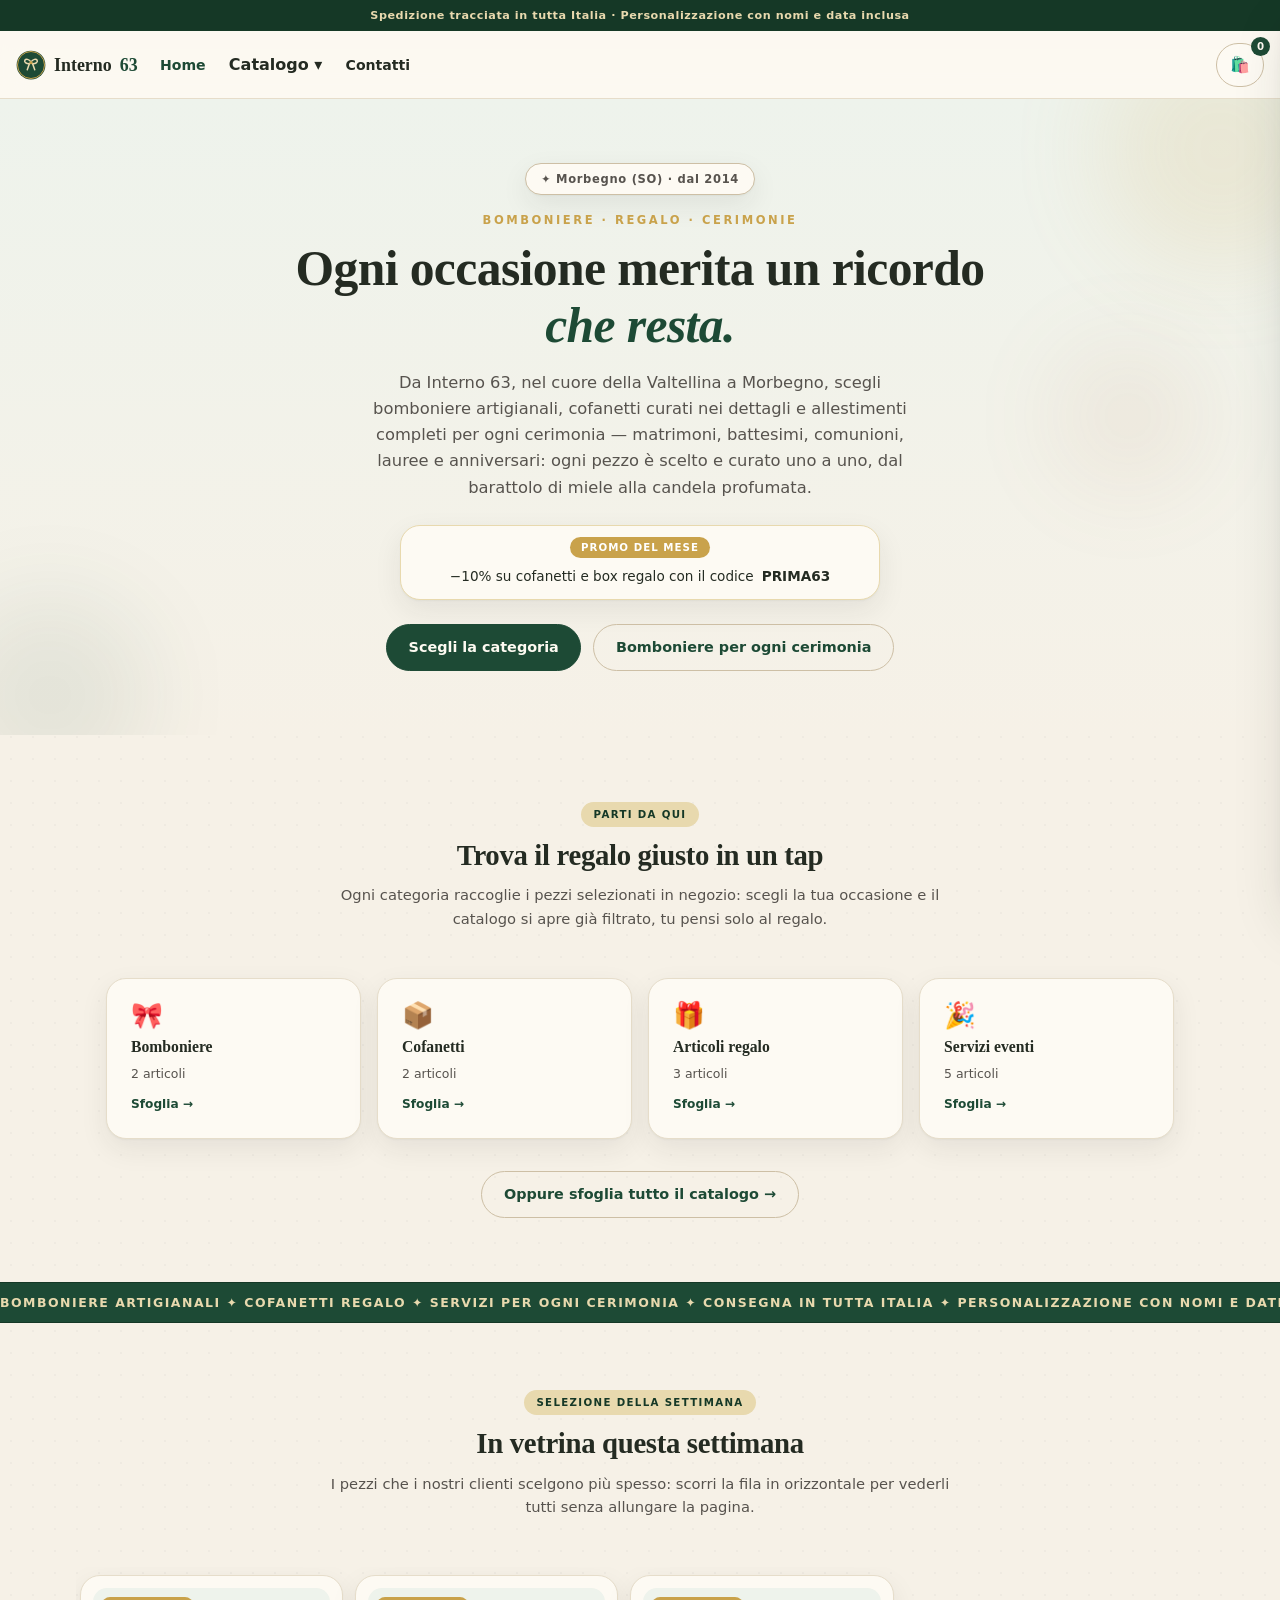
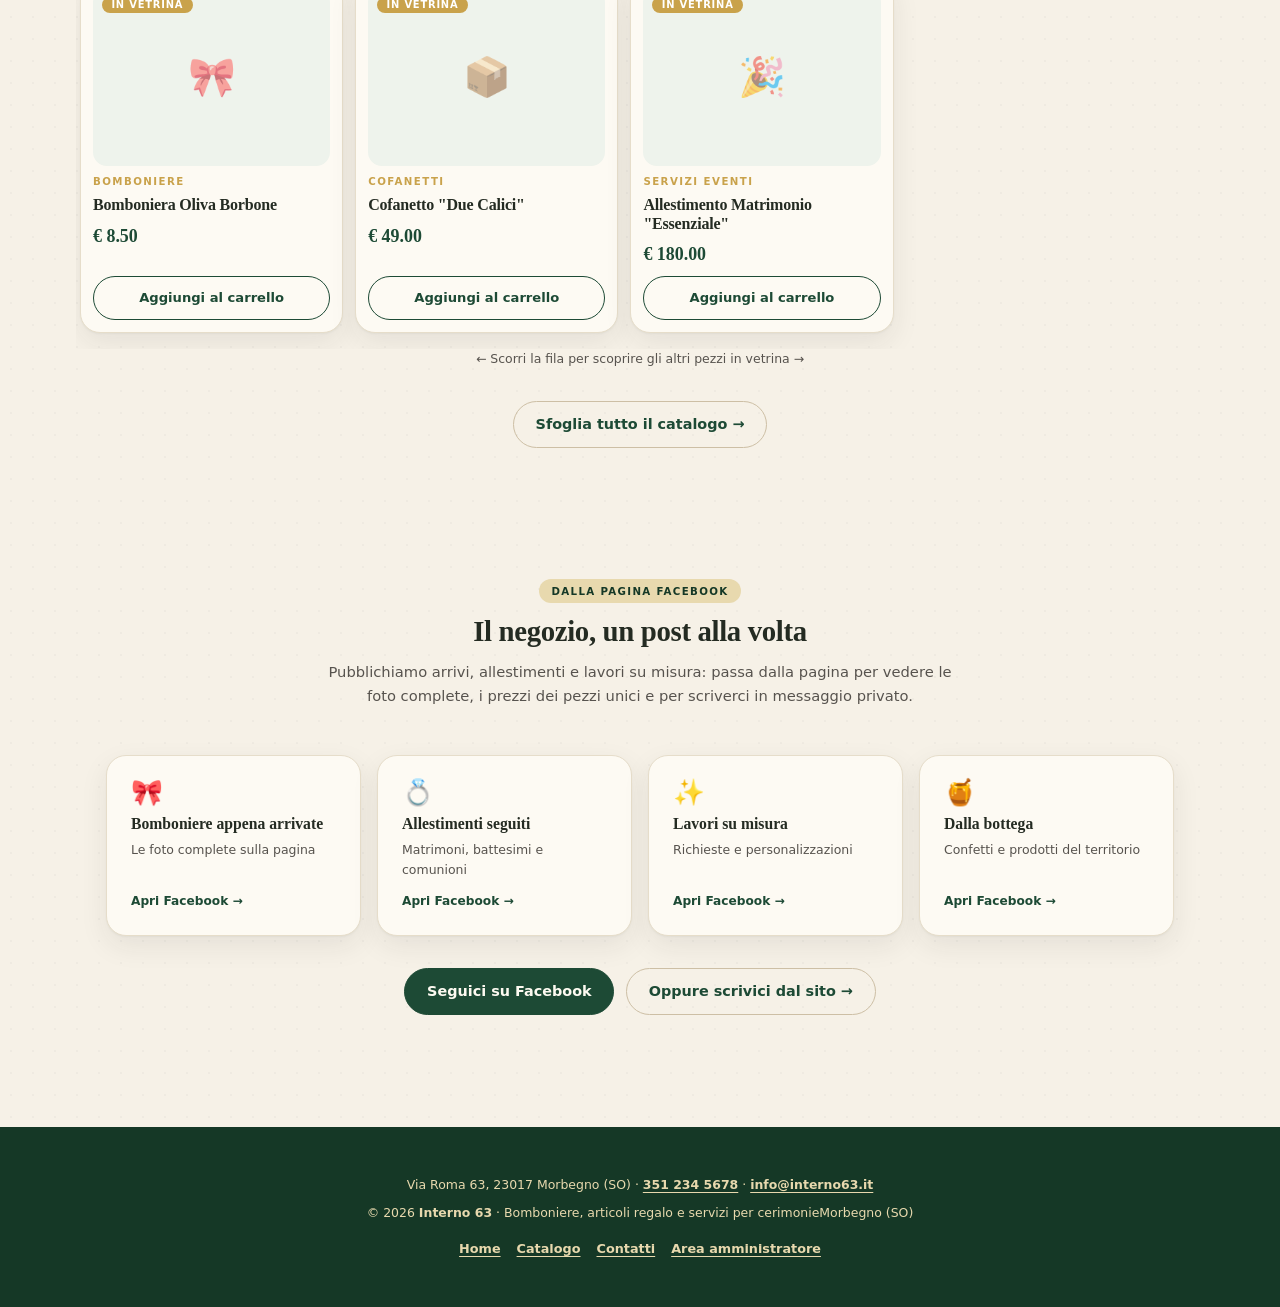
<file: index.html>
<!DOCTYPE html>
<html lang="it">
<head>
<meta charset="UTF-8">
<meta name="viewport" content="width=device-width, initial-scale=1.0">
<title>Interno 63 — Bomboniere, Articoli Regalo e Servizi per Cerimonie</title>
<meta name="description" content="Interno 63: bomboniere artigianali, cofanetti regalo e servizi completi per matrimoni, battesimi, comunioni e ogni cerimonia, da Morbegno in Valtellina. Personalizzazione con nomi e data, spedizione in tutta Italia.">
<meta name="theme-color" content="#1d4a35">
<!-- Condivisione social: anteprima corretta quando la pagina viene linkata su Facebook/WhatsApp -->
<meta property="og:type" content="website">
<meta property="og:site_name" content="Interno 63">
<meta property="og:locale" content="it_IT">
<meta property="og:title" content="Interno 63 — Bomboniere, Articoli Regalo e Servizi per Cerimonie">
<meta property="og:description" content="Bomboniere artigianali, cofanetti regalo e servizi completi per matrimoni, battesimi e ogni cerimonia, dal negozio di Morbegno in Valtellina. Seguici anche sulla pagina Facebook del negozio.">
<meta property="og:url" content="https://interno63.vercel.app/">
<meta name="twitter:card" content="summary">
<!-- Favicon vettoriale: stesso fiocco-regalo su tondo verde del logo in header -->
<link rel="icon" type="image/svg+xml" href="data:image/svg+xml,%3Csvg xmlns='http://www.w3.org/2000/svg' viewBox='0 0 48 48'%3E%3Ccircle cx='24' cy='24' r='23' fill='%231d4a35'/%3E%3Ccircle cx='24' cy='24' r='21.6' fill='none' stroke='%23c9a24b' stroke-width='1.6'/%3E%3Cg fill='none' stroke='%23e8d9ae' stroke-width='2.4' stroke-linecap='round'%3E%3Cpath d='M24 19c-3.4-4.6-8.2-5.2-9.8-2.6-1.5 2.5 1.8 5.5 6.8 5.6'/%3E%3Cpath d='M24 19c3.4-4.6 8.2-5.2 9.8-2.6 1.5 2.5-1.8 5.5-6.8 5.6'/%3E%3Cpath d='M21.6 21.4 18 31.5'/%3E%3Cpath d='M26.4 21.4 30 31.5'/%3E%3C/g%3E%3Ccircle cx='24' cy='20.2' r='2.5' fill='%23c9a24b'/%3E%3C/svg%3E">
<link rel="stylesheet" href="style.css">
</head>
<body data-page="home">
<!-- Testo editabile dall'admin: svuotarlo nel pannello nasconde la striscia -->
<div class="topbar" id="txtTopbar">Spedizione tracciata in tutta Italia · Personalizzazione con nomi e data inclusa</div>

<!-- HEADER + NAV: logo fiocco-regalo su tondo verde, SVG inline senza classi dedicate -->
<header class="nav">
  <a class="brand" href="index.html" aria-label="Interno 63 — torna alla home">
    <svg width="30" height="30" viewBox="0 0 48 48" aria-hidden="true" focusable="false">
      <circle cx="24" cy="24" r="23" fill="#1d4a35"/>
      <circle cx="24" cy="24" r="21.6" fill="none" stroke="#c9a24b" stroke-width="1.6"/>
      <g fill="none" stroke="#e8d9ae" stroke-width="2.4" stroke-linecap="round">
        <path d="M24 19c-3.4-4.6-8.2-5.2-9.8-2.6-1.5 2.5 1.8 5.5 6.8 5.6"/>
        <path d="M24 19c3.4-4.6 8.2-5.2 9.8-2.6 1.5 2.5-1.8 5.5-6.8 5.6"/>
        <path d="M21.6 21.4 18 31.5"/>
        <path d="M26.4 21.4 30 31.5"/>
      </g>
      <circle cx="24" cy="20.2" r="2.5" fill="#c9a24b"/>
    </svg>
    Interno <b>63</b>
  </a>
  <div class="nav-actions">
    <button class="cart-btn" id="cartBtn" type="button" aria-label="Apri carrello">🛍️ <span class="badge" id="cartCount"></span></button>
    <button class="menu-btn" id="menuBtn" type="button" aria-label="Apri menu di navigazione" aria-expanded="false" aria-controls="navMenu"><span></span><span></span></button>
  </div>
  <nav class="nav-menu" id="navMenu" aria-label="Navigazione principale">
    <a href="index.html" aria-current="page">Home</a>
    <div class="nav-drop" id="navDrop">
      <button class="nav-drop-btn" type="button" id="navDropBtn" aria-expanded="false" aria-haspopup="true" aria-controls="navDropMenu">
        Catalogo <span class="nav-drop-caret" aria-hidden="true">▾</span>
      </button>
      <div class="nav-drop-menu" id="navDropMenu">
        <div class="nav-drop-inner" id="dropCategorie"></div>
      </div>
    </div>
    <a href="contatti.html">Contatti</a>
  </nav>
</header>

<main id="top">
  <!-- HERO: tutti i testi sono editabili dall'admin (scheda "Testi home") -->
  <section class="hero" aria-label="Presentazione">
    <div class="blobs" aria-hidden="true"><span class="b1"></span><span class="b2"></span><span class="b3"></span></div>
    <div class="hero-inner reveal">
      <span class="sticker" id="txtSticker">✦ Morbegno (SO) · dal 2014</span>
      <p class="kicker" id="txtKicker">Bomboniere · Regalo · Cerimonie</p>
      <h1><span id="txtTitolo">Ogni occasione merita un ricordo</span> <em id="txtTitoloEm">che resta.</em></h1>
      <p class="lead" id="txtLead">Da Interno 63, nel cuore della Valtellina a Morbegno, scegli bomboniere artigianali, cofanetti curati nei dettagli e allestimenti completi per ogni cerimonia — matrimoni, battesimi, comunioni, lauree e anniversari: ogni pezzo è scelto e curato uno a uno, dal barattolo di miele alla candela profumata.</p>
      <p class="hero-offer" id="heroOffer"><span class="hero-offer-tag">Promo del mese</span> −10% su cofanetti e box regalo con il codice <b>PRIMA63</b></p>
      <div class="cta-row">
        <a class="btn" id="cta1" href="#categorie">Scegli la categoria</a>
        <a class="btn btn-ghost" id="cta2" href="shop.html?cat=bomboniere">Bomboniere per ogni cerimonia</a>
      </div>
    </div>
  </section>

  <!-- CATEGORIE IN PRIMO PIANO: subito sotto l'hero -->
  <section class="section" id="categorie">
    <div class="section-head reveal">
      <span class="pill" id="catPill">Parti da qui</span>
      <h2 id="catTit">Trova il regalo giusto in un tap</h2>
      <p id="catDesc">Ogni categoria raccoglie i pezzi selezionati in negozio: scegli la tua occasione e il catalogo si apre già filtrato, tu pensi solo al regalo.</p>
    </div>
    <div class="cats-grid reveal" id="catsGrid" role="group" aria-label="Categorie del catalogo"></div>
    <div class="cta-center reveal">
      <a class="btn btn-ghost" href="shop.html">Oppure sfoglia tutto il catalogo →</a>
    </div>
  </section>

  <!-- TICKER: testo editabile dall'admin, ripetuto due volte per l'effetto loop -->
  <div class="ticker" id="tickerBox" aria-hidden="true">
    <div class="ticker-track" id="tickerTrack">
      <span>Bomboniere artigianali ✦ Cofanetti regalo ✦ Servizi per ogni cerimonia ✦ Consegna in tutta Italia ✦ Personalizzazione con nomi e date ✦ Confetti artigianali italiani ✦</span>
      <span>Bomboniere artigianali ✦ Cofanetti regalo ✦ Servizi per ogni cerimonia ✦ Consegna in tutta Italia ✦ Personalizzazione con nomi e date ✦ Confetti artigianali italiani ✦</span>
    </div>
  </div>

  <!-- VETRINA: carosello orizzontale -->
  <section class="section" id="vetrina">
    <div class="section-head reveal">
      <span class="pill" id="vetPill">Selezione della settimana</span>
      <h2 id="vetTit">In vetrina questa settimana</h2>
      <p id="vetDesc">I pezzi che i nostri clienti scelgono più spesso: scorri la fila in orizzontale per vederli tutti senza allungare la pagina.</p>
    </div>
    <div class="wrap carosello-wrap reveal">
      <button class="carosello-freccia sx" id="vetrinaPrev" type="button" aria-label="Articoli in vetrina precedenti" aria-controls="featuredGrid" hidden>‹</button>
      <div class="carosello" id="featuredGrid" tabindex="0" aria-label="Vetrina articoli in evidenza: scorri in orizzontale trascinando o con le frecce"></div>
      <button class="carosello-freccia dx" id="vetrinaNext" type="button" aria-label="Articoli in vetrina successivi" aria-controls="featuredGrid" hidden>›</button>
      <p class="carosello-nota hint" aria-hidden="true">← Scorri la fila per scoprire gli altri pezzi in vetrina →</p>
    </div>
    <div class="cta-center reveal">
      <a class="btn btn-ghost" href="shop.html">Sfoglia tutto il catalogo →</a>
    </div>
  </section>

  <!-- SOCIAL: la pagina Facebook del negozio, raccontata con lo stile del sito.
       Il formato "post" (icona + titolo breve + invito) è ripreso dalle tile delle categorie
       per integrarsi nel design, senza widget esterni che appesantiscono la pagina. -->
  <section class="section" id="social">
    <div class="section-head reveal">
      <span class="pill" id="socPill">Dalla pagina Facebook</span>
      <h2 id="socTit">Il negozio, un post alla volta</h2>
      <p id="socDesc">Pubblichiamo arrivi, allestimenti e lavori su misura: passa dalla pagina per vedere le foto complete, i prezzi dei pezzi unici e per scriverci in messaggio privato.</p>
    </div>
    <div class="wrap">
      <div class="cats-grid reveal" role="group" aria-label="Argomenti della pagina Facebook del negozio">
        <a class="tile" href="https://www.facebook.com/share/14xCco4QcLd/" target="_blank" rel="noopener">
          <span class="tile-ico" aria-hidden="true">🎀</span>
          <span class="tile-nome">Bomboniere appena arrivate</span>
          <span class="tile-quota">Le foto complete sulla pagina</span>
          <span class="tile-vai">Apri Facebook →</span>
        </a>
        <a class="tile" href="https://www.facebook.com/share/14xCco4QcLd/" target="_blank" rel="noopener">
          <span class="tile-ico" aria-hidden="true">💍</span>
          <span class="tile-nome">Allestimenti seguiti</span>
          <span class="tile-quota">Matrimoni, battesimi e comunioni</span>
          <span class="tile-vai">Apri Facebook →</span>
        </a>
        <a class="tile" href="https://www.facebook.com/share/14xCco4QcLd/" target="_blank" rel="noopener">
          <span class="tile-ico" aria-hidden="true">✨</span>
          <span class="tile-nome">Lavori su misura</span>
          <span class="tile-quota">Richieste e personalizzazioni</span>
          <span class="tile-vai">Apri Facebook →</span>
        </a>
        <a class="tile" href="https://www.facebook.com/share/14xCco4QcLd/" target="_blank" rel="noopener">
          <span class="tile-ico" aria-hidden="true">🍯</span>
          <span class="tile-nome">Dalla bottega</span>
          <span class="tile-quota">Confetti e prodotti del territorio</span>
          <span class="tile-vai">Apri Facebook →</span>
        </a>
      </div>
      <div class="cta-center reveal">
        <a class="btn" href="https://www.facebook.com/share/14xCco4QcLd/" target="_blank" rel="noopener">Seguici su Facebook</a>
        <a class="btn btn-ghost" href="#contatti">Oppure scrivici dal sito →</a>
      </div>
    </div>
  </section>
</main>

<!-- FOOTER: riga contatti ricomposta da script.js con i dati salvati dall'admin -->
<footer class="foot" id="contatti">
  <p class="foot-contatti" id="footContatti">
    <span>Via Roma 63, 23017 Morbegno (SO)</span> ·
    <a class="foot-tel" href="tel:+393512345678">351 234 5678</a> ·
    <a class="foot-tel" href="mailto:info@interno63.it">info@interno63.it</a>
  </p>
  <p class="foot-contatti" id="footOrari" hidden>🕒 Orari: Lun–Sab 9:30–13:00</p>
  <p>© <span id="anno">2025</span> <b id="footName">Interno 63</b> · Bomboniere, articoli regalo e servizi per cerimonie<span id="footLuogo"> · Morbegno (SO)</span></p>
  <nav class="foot-links" aria-label="Link utili">
    <a class="link" href="index.html">Home</a>
    <a class="link" href="shop.html">Catalogo</a>
    <a class="link" href="contatti.html">Contatti</a>
    <a class="link hidden" id="linkFb" href="https://www.facebook.com/share/14xCco4QcLd/" rel="noopener">Facebook</a>
    <a class="link hidden" id="linkIg" href="#" rel="noopener">Instagram</a>
    <a class="link" href="admin.html">Area amministratore</a>
  </nav>
</footer>

<!-- Carrello laterale / bottom-sheet -->
<aside class="drawer" id="cartDrawer" aria-label="Carrello" aria-hidden="true">
  <div class="drawer-head">
    <h2>Il tuo carrello</h2>
    <button class="link" id="cartClose" type="button" aria-label="Chiudi carrello">✕ Chiudi</button>
  </div>
  <div class="cart-items" id="cartItems"></div>
  <div class="cart-foot" id="cartFoot"></div>
</aside>
<div class="scrim" id="scrim" hidden></div>

<!-- Dettaglio prodotto -->
<div class="modal" id="productModal" role="dialog" aria-modal="true" aria-label="Dettaglio prodotto" hidden>
  <div class="modal-card" id="modalBody"></div>
  <button class="modal-x" id="modalClose" type="button" aria-label="Chiudi dettaglio">✕</button>
</div>

<div class="toast" id="toast" role="status" aria-live="polite"></div>
<script src="script.js"></script>
</body>
</html>
</file>
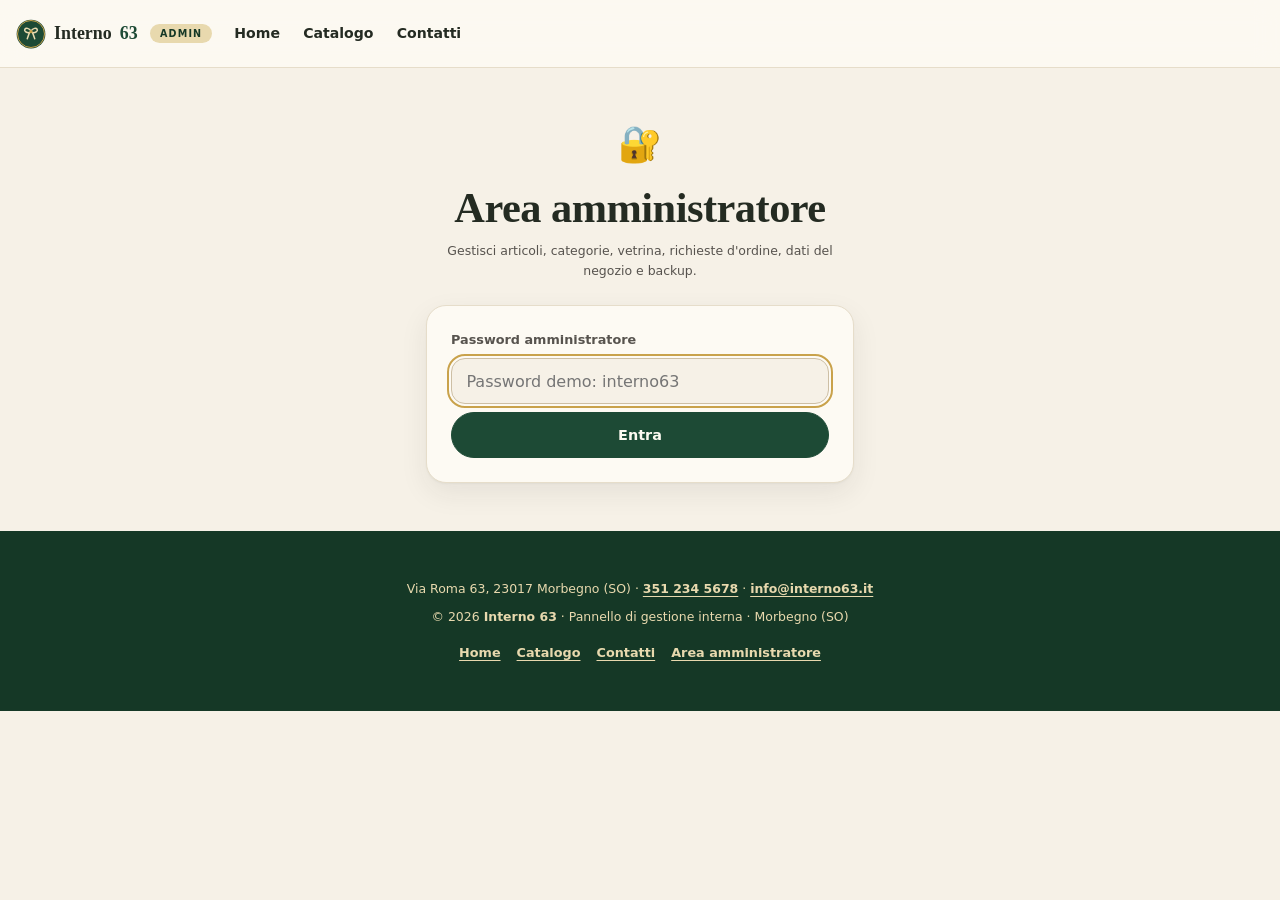
<file: admin.html>
<!DOCTYPE html>
<html lang="it">
<head>
<meta charset="UTF-8">
<meta name="viewport" content="width=device-width, initial-scale=1.0">
<title>Area amministratore — Interno 63</title>
<meta name="description" content="Pannello di gestione Interno 63: articoli, categorie, vetrina, richieste d'ordine, dati del negozio e backup.">
<meta name="robots" content="noindex,nofollow">
<meta name="theme-color" content="#1d4a35">
<link rel="icon" type="image/svg+xml" href="data:image/svg+xml,%3Csvg xmlns='http://www.w3.org/2000/svg' viewBox='0 0 48 48'%3E%3Ccircle cx='24' cy='24' r='23' fill='%231d4a35'/%3E%3Ccircle cx='24' cy='24' r='21.6' fill='none' stroke='%23c9a24b' stroke-width='1.6'/%3E%3Cg fill='none' stroke='%23e8d9ae' stroke-width='2.4' stroke-linecap='round'%3E%3Cpath d='M24 19c-3.4-4.6-8.2-5.2-9.8-2.6-1.5 2.5 1.8 5.5 6.8 5.6'/%3E%3Cpath d='M24 19c3.4-4.6 8.2-5.2 9.8-2.6 1.5 2.5-1.8 5.5-6.8 5.6'/%3E%3Cpath d='M21.6 21.4 18 31.5'/%3E%3Cpath d='M26.4 21.4 30 31.5'/%3E%3C/g%3E%3Ccircle cx='24' cy='20.2' r='2.5' fill='%23c9a24b'/%3E%3C/svg%3E">
<link rel="stylesheet" href="style.css">
</head>
<body class="pag-admin">

<!-- HEADER: barra .nav identica a home, catalogo e contatti, con badge Admin sul brand -->
<header class="nav">
  <a class="brand" href="index.html" aria-label="Interno 63 — torna al negozio">
    <svg width="30" height="30" viewBox="0 0 48 48" aria-hidden="true" focusable="false">
      <circle cx="24" cy="24" r="23" fill="#1d4a35"/>
      <circle cx="24" cy="24" r="21.6" fill="none" stroke="#c9a24b" stroke-width="1.6"/>
      <g fill="none" stroke="#e8d9ae" stroke-width="2.4" stroke-linecap="round">
        <path d="M24 19c-3.4-4.6-8.2-5.2-9.8-2.6-1.5 2.5 1.8 5.5 6.8 5.6"/>
        <path d="M24 19c3.4-4.6 8.2-5.2 9.8-2.6 1.5 2.5-1.8 5.5-6.8 5.6"/>
        <path d="M21.6 21.4 18 31.5"/>
        <path d="M26.4 21.4 30 31.5"/>
      </g>
      <circle cx="24" cy="20.2" r="2.5" fill="#c9a24b"/>
    </svg>
    Interno <b>63</b> <span class="admin-tag">Admin</span>
  </a>
  <div class="nav-actions">
    <button class="btn-mini" type="button" id="adminLogout" hidden>Esci</button>
    <button class="menu-btn" id="menuBtn" type="button" aria-label="Apri menu di navigazione" aria-expanded="false" aria-controls="navMenu"><span></span><span></span></button>
  </div>
  <nav class="nav-menu" id="navMenu" aria-label="Navigazione principale">
    <a href="index.html">Home</a>
    <a href="shop.html">Catalogo</a>
    <a href="contatti.html">Contatti</a>
  </nav>
</header>

<!-- ACCESSO -->
<section class="gate-wrap" id="gateWrap" aria-label="Accesso amministratore">
  <span class="gate-ico" aria-hidden="true">🔐</span>
  <h1>Area amministratore</h1>
  <p class="hint">Gestisci articoli, categorie, vetrina, richieste d'ordine, dati del negozio e backup.</p>
  <form class="gate" id="gateForm">
    <label for="gatePass">Password amministratore</label>
    <input type="password" id="gatePass" autocomplete="off" placeholder="Password demo: interno63" required>
    <button class="btn" type="submit">Entra</button>
    <p class="gate-msg" id="gateMsg" hidden>Password errata.</p>
  </form>
</section>

<!-- DASHBOARD -->
<main class="admin-shell" id="adminShell" hidden>
  <div class="admin-stats" aria-label="Statistiche negozio">
    <div class="admin-stat"><b id="statProd">8</b><span>Articoli in catalogo</span></div>
    <div class="admin-stat"><b id="statCat">4</b><span>Categorie</span></div>
    <div class="admin-stat"><b id="statVet">3</b><span>In vetrina</span></div>
    <div class="admin-stat"><b id="statOrd">3</b><span>Richieste totali</span></div>
    <div class="admin-stat"><b id="statAperte">2</b><span>Da evadere</span></div>
    <div class="admin-stat"><b id="statTot">€ 192.90</b><span>Valore richieste</span></div>
  </div>

  <div class="tabs" id="adminTabs" role="tablist" aria-label="Sezioni del pannello">
    <button class="tab attiva" data-tab="prod" type="button" role="tab" aria-selected="true">📦 Articoli <span class="cont-badge" id="badgeProd">8</span></button>
    <button class="tab" data-tab="cat" type="button" role="tab" aria-selected="false">🏷️ Categorie <span class="cont-badge" id="badgeCat">4</span></button>
    <button class="tab" data-tab="ord" type="button" role="tab" aria-selected="false">🧾 Ordini <span class="cont-badge" id="badgeOrd" hidden>3</span></button>
    <button class="tab" data-tab="set" type="button" role="tab" aria-selected="false">⚙️ Dati negozio</button>
    <button class="tab" data-tab="bak" type="button" role="tab" aria-selected="false">💾 Backup</button>
  </div>

  <!-- TAB ARTICOLI -->
  <div id="tab-prod" class="tabpane" role="tabpanel">
    <div class="edit-card">
      <div class="edit-head">
        <h2 id="formTitolo">➕ Aggiungi un articolo</h2>
        <button class="link" type="button" id="annullaModifica" hidden>↩ Annulla modifica</button>
      </div>
      <div class="edit-grid">
        <form class="form-grid" id="prodForm" autocomplete="off" novalidate>
          <input type="hidden" id="fId">
          <label>Nome articolo *
            <input id="fName" required maxlength="60" placeholder="Es. Barattolo miele personalizzato">
          </label>
          <label>Prezzo € *
            <input id="fPrice" type="number" min="0" step="0.10" required placeholder="0.00">
          </label>
          <label class="wide">Categoria *
            <select id="fCat"></select>
          </label>
          <p class="form-aiuto wide">Manca la categoria giusta? <button class="link" type="button" id="vaiCategorie">Creane una nuova →</button> la trovi già selezionata al ritorno.</p>
          <label>URL foto <span class="hint">(opzionale)</span>
            <input id="fImg" type="url" placeholder="https://…">
          </label>
          <label>oppure carica una foto <span class="hint">(dal dispositivo, max ~1 MB)</span>
            <input id="fImgFile" type="file" accept="image/*">
          </label>
          <label class="wide">Descrizione <span class="hint" id="fDescCount">0/220</span>
            <input id="fDesc" maxlength="220" placeholder="Descrizione breve per la scheda prodotto">
          </label>
          <label class="check wide"><input type="checkbox" id="fFeat"> Metti in vetrina nella homepage</label>
          <div class="cta-row left wide">
            <button class="btn" type="submit" id="prodSave">Salva articolo</button>
            <button class="btn btn-ghost" type="button" id="prodReset">Pulisci</button>
          </div>
        </form>
        <aside class="anteprima" aria-label="Anteprima dal vivo dell'articolo">
          <p class="anteprima-tit">Anteprima live</p>
          <div id="anteprimaCard"></div>
          <p class="hint">Ecco come l'articolo apparirà nel negozio, aggiornato mentre compili.</p>
        </aside>
      </div>
    </div>

    <div class="filtri-bar" aria-label="Filtri tabella articoli">
      <div class="campo-cerca cerca-mini">
        <span aria-hidden="true">🔎</span>
        <input type="search" id="cercaProd" placeholder="Cerca articolo per nome o descrizione…">
      </div>
      <label class="campo-ordina">Categoria
        <select id="filtraCat"><option value="tutti">Tutte le categorie</option></select>
      </label>
      <p class="conteggio" id="contProd" aria-live="polite"></p>
    </div>
    <div class="table-wrap" id="adminTable"></div>
  </div>

  <!-- TAB CATEGORIE -->
  <div id="tab-cat" class="tabpane" role="tabpanel" hidden>
    <div class="edit-card">
      <div class="edit-head">
        <h2 id="catTitolo">🏷️ Nuova categoria</h2>
        <button class="link" type="button" id="annullaCat" hidden>↩ Annulla modifica</button>
      </div>
      <form class="form-grid" id="catForm" autocomplete="off" novalidate>
        <input type="hidden" id="cId">
        <label>Nome categoria *
          <input id="cNome" required maxlength="30" placeholder="Es. Confetteria artigianale">
        </label>
        <label class="wide">Icona
          <div class="icon-picker" id="iconPicker" role="group" aria-label="Scegli l'icona della categoria"></div>
        </label>
        <div class="cta-row left wide">
          <button class="btn" type="submit">Salva categoria</button>
          <button class="btn btn-ghost" type="button" id="catReset">Pulisci</button>
        </div>
        <p class="hint wide">La categoria è subito disponibile nel form articoli, nei filtri del catalogo e nel menu del sito. Rinominarla non perde il collegamento con gli articoli esistenti.</p>
      </form>
    </div>
    <div class="table-wrap" id="catTable"></div>
  </div>

  <!-- TAB ORDINI -->
  <div id="tab-ord" class="tabpane" role="tabpanel" hidden>
    <div class="filtri-bar" aria-label="Filtri richieste d'ordine">
      <div class="chips" id="ordFiltri" role="group" aria-label="Stato richieste">
        <button class="chip attiva" type="button" data-filtro="tutte">Tutte</button>
        <button class="chip" type="button" data-filtro="aperte">Da evadere</button>
        <button class="chip" type="button" data-filtro="chiuse">Evasse</button>
      </div>
      <p class="conteggio" id="contOrd" aria-live="polite"></p>
      <button class="btn-mini" type="button" id="esportaCSV">⬇ Esporta CSV</button>
    </div>
    <div id="ordiniBox"></div>
  </div>

  <!-- TAB DATI NEGOZIO -->
  <div id="tab-set" class="tabpane" role="tabpanel" hidden>
    <div class="edit-card">
      <div class="edit-head"><h2>⚙️ Dati del negozio</h2></div>
      <form class="form-grid" id="setForm" autocomplete="off">
        <label>Nome negozio *
          <input id="sName" required maxlength="40" placeholder="Interno 63">
        </label>
        <label>Telefono *
          <input id="sPhone" required maxlength="30" placeholder="351 234 5678">
        </label>
        <label class="wide">Email
          <input id="sEmail" type="email" maxlength="60" placeholder="info@interno63.it">
        </label>
        <label>Via e numero civico
          <input id="sVia" maxlength="60" placeholder="Via Roma 63">
        </label>
        <label>CAP
          <input id="sCap" maxlength="6" inputmode="numeric" placeholder="23017">
        </label>
        <label>Città
          <input id="sCitta" maxlength="40" placeholder="Morbegno">
        </label>
        <label>Provincia <span class="hint">(sigla)</span>
          <input id="sProv" maxlength="2" placeholder="SO" style="text-transform:uppercase">
        </label>
        <label class="wide">Orari di apertura <span class="hint">(opzionale)</span>
          <input id="sOrari" maxlength="90" placeholder="Lun–Sab 9:30–13:00 e 17:00–20:30">
        </label>
        <label class="wide">Pagina Facebook <span class="hint">(opzionale)</span>
          <input id="sFb" type="url" maxlength="140" placeholder="https://www.facebook.com/…">
        </label>
        <label class="wide">Profilo Instagram <span class="hint">(opzionale)</span>
          <input id="sIg" type="url" maxlength="140" placeholder="https://www.instagram.com/…">
        </label>
        <div class="anteprima wide" aria-live="polite">
          <p class="anteprima-tit">Anteprima riga contatti</p>
          <p class="hint" id="setAnteprima">…</p>
          <p class="hint">Così compariranno sede, recapiti, orari e social nel footer di homepage e catalogo, aggiornati mentre scrivi.</p>
        </div>
        <p class="hint wide">Salvando, nome, sede, orari, contatti e link social si aggiornano nel footer di homepage e catalogo.</p>
        <label class="check wide"><input type="checkbox" id="sReset"> Ripristina catalogo iniziale (sostituisce le modifiche agli articoli)</label>
        <label class="check wide"><input type="checkbox" id="sResetCat"> Ripristina anche le categorie predefinite</label>
        <div class="cta-row left wide"><button class="btn" type="submit">Salva dati</button></div>
      </form>
    </div>
  </div>

  <!-- TAB BACKUP -->
  <div id="tab-bak" class="tabpane" role="tabpanel" hidden>
    <div class="backup-grid">
      <div class="edit-card">
        <h2>⬇ Esporta backup</h2>
        <p class="hint">Scarica un file JSON con catalogo, categorie, richieste d'ordine e dati del negozio. Conservalo: permette di trasferire tutto su un altro browser.</p>
        <div class="backup-azioni"><button class="btn" type="button" id="btnEsporta">Scarica backup completo</button></div>
      </div>
      <div class="edit-card">
        <h2>⬆ Importa backup</h2>
        <p class="hint">Scegli un file esportato in precedenza: sostituirà integralmente i dati di questo browser.</p>
        <input type="file" id="fileImporta" accept="application/json,.json">
        <div class="backup-azioni"><button class="btn" type="button" id="btnImporta" disabled>Importa e sostituisci</button></div>
      </div>
      <div class="edit-card">
        <h2>↺ Ripristini rapidi</h2>
        <p class="hint">Tornano i dati di partenza del negozio demo. Ogni modifica corrispondente andrà persa.</p>
        <div class="backup-azioni">
          <button class="btn-mini" type="button" data-ripristina="catalogo">Catalogo iniziale</button>
          <button class="btn-mini" type="button" data-ripristina="categorie">Categorie predefinite</button>
          <button class="btn-mini pericolo" type="button" data-ripristina="ordini">Svuota richieste</button>
          <button class="btn-mini pericolo" type="button" data-ripristina="tutto">Ripristina tutto</button>
        </div>
      </div>
      <div class="edit-card">
        <h2>🔑 Password del pannello</h2>
        <p class="hint">Cambia la password di accesso (minimo 4 caratteri). Quella demo è «interno63».</p>
        <label>Nuova password
          <input type="password" id="sPass" maxlength="40" autocomplete="new-password" placeholder="Scegli una password">
        </label>
        <div class="backup-azioni"><button class="btn" type="button" id="btnPass">Aggiorna password</button></div>
      </div>
    </div>
    <p class="hint box-info">Tutti i dati vivono solo nel <b>localStorage di questo browser</b>: non ci sono server né account. Per passare a un altro computer usa Esporta/Importa, per non perdere nulla in caso di pulizia della cronologia tieni sempre un backup recente.</p>
  </div>
</main>

<!-- FOOTER: stessa struttura degli altri piedi di pagina (riga contatti + link) -->
<footer class="foot" id="contatti">
  <p class="foot-contatti" id="footContatti">
    <span>Via Roma 63, 23017 Morbegno (SO)</span>
    <span aria-hidden="true">·</span>
    <a class="foot-tel" href="tel:+393512345678">351 234 5678</a>
    <span aria-hidden="true">·</span>
    <a class="foot-tel" href="mailto:info@interno63.it">info@interno63.it</a>
  </p>
  <p class="foot-contatti" id="footOrari" hidden>🕒 Orari: Lun–Sab 9:30–13:00</p>
  <p>© <span id="anno">2025</span> <b id="footName">Interno 63</b> · Pannello di gestione interna<span id="footLuogo"> · Morbegno (SO)</span></p>
  <nav class="foot-links" aria-label="Link utili">
    <a class="link" href="index.html">Home</a>
    <a class="link" href="shop.html">Catalogo</a>
    <a class="link" href="contatti.html">Contatti</a>
    <a class="link hidden" id="linkFb" href="https://www.facebook.com/share/14xCco4QcLd/" rel="noopener">Facebook</a>
    <a class="link hidden" id="linkIg" href="#" rel="noopener">Instagram</a>
    <a class="link" href="admin.html">Area amministratore</a>
  </nav>
</footer>

<div class="toast" id="toast" role="status" aria-live="polite"></div>
<script src="admin.js"></script>
</body>
</html>
</file>
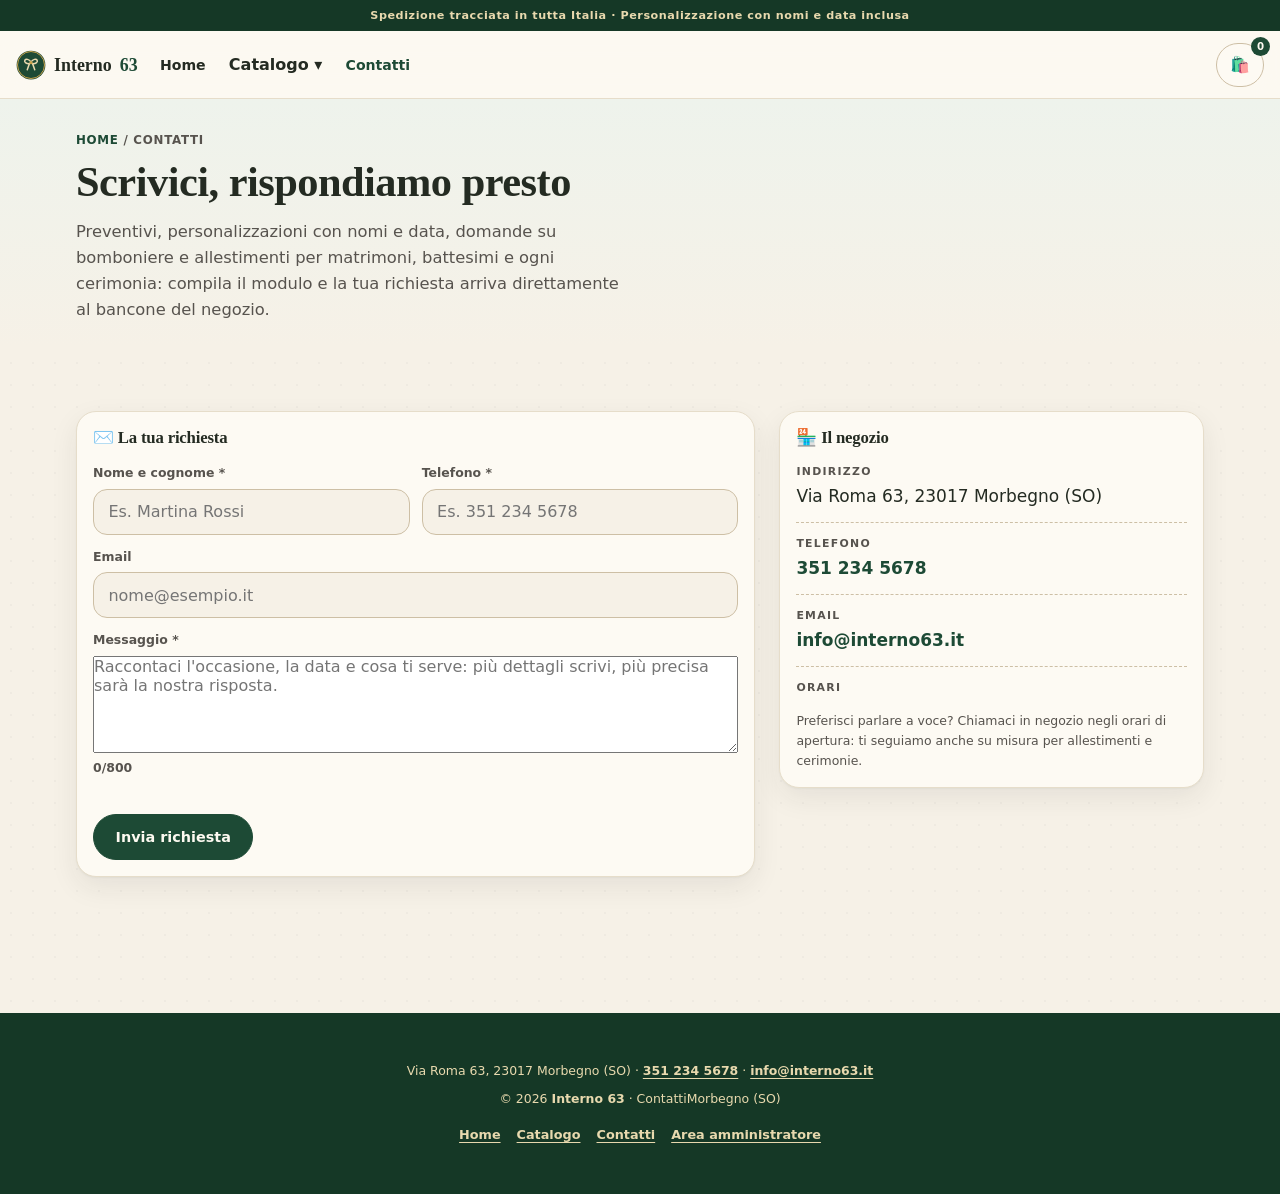
<file: contatti.html>
<!DOCTYPE html>
<html lang="it">
<head>
<meta charset="UTF-8">
<meta name="viewport" content="width=device-width, initial-scale=1.0">
<title>Contatti — Interno 63</title>
<meta name="description" content="Scrivi a Interno 63: richiesta di preventivo, personalizzazione bomboniere o informazioni su servizi per matrimoni, battesimi e cerimonie. Risposta dal negozio di Morbegno.">
<meta name="theme-color" content="#1d4a35">
<link rel="icon" type="image/svg+xml" href="data:image/svg+xml,%3Csvg xmlns='http://www.w3.org/2000/svg' viewBox='0 0 48 48'%3E%3Ccircle cx='24' cy='24' r='23' fill='%231d4a35'/%3E%3Ccircle cx='24' cy='24' r='21.6' fill='none' stroke='%23c9a24b' stroke-width='1.6'/%3E%3Cg fill='none' stroke='%23e8d9ae' stroke-width='2.4' stroke-linecap='round'%3E%3Cpath d='M24 19c-3.4-4.6-8.2-5.2-9.8-2.6-1.5 2.5 1.8 5.5 6.8 5.6'/%3E%3Cpath d='M24 19c3.4-4.6 8.2-5.2 9.8-2.6 1.5 2.5-1.8 5.5-6.8 5.6'/%3E%3Cpath d='M21.6 21.4 18 31.5'/%3E%3Cpath d='M26.4 21.4 30 31.5'/%3E%3C/g%3E%3Ccircle cx='24' cy='20.2' r='2.5' fill='%23c9a24b'/%3E%3C/svg%3E">
<link rel="stylesheet" href="style.css">
</head>
<body data-page="contatti">
<div class="topbar" id="txtTopbar">Spedizione tracciata in tutta Italia · Personalizzazione con nomi e data inclusa</div>

<!-- HEADER + NAV: stessa barra delle altre pagine, Contatti come pagina corrente -->
<header class="nav">
  <a class="brand" href="index.html" aria-label="Interno 63 — torna alla home">
    <svg width="30" height="30" viewBox="0 0 48 48" aria-hidden="true" focusable="false">
      <circle cx="24" cy="24" r="23" fill="#1d4a35"/>
      <circle cx="24" cy="24" r="21.6" fill="none" stroke="#c9a24b" stroke-width="1.6"/>
      <g fill="none" stroke="#e8d9ae" stroke-width="2.4" stroke-linecap="round">
        <path d="M24 19c-3.4-4.6-8.2-5.2-9.8-2.6-1.5 2.5 1.8 5.5 6.8 5.6"/>
        <path d="M24 19c3.4-4.6 8.2-5.2 9.8-2.6 1.5 2.5-1.8 5.5-6.8 5.6"/>
        <path d="M21.6 21.4 18 31.5"/>
        <path d="M26.4 21.4 30 31.5"/>
      </g>
      <circle cx="24" cy="20.2" r="2.5" fill="#c9a24b"/>
    </svg>
    Interno <b>63</b>
  </a>
  <div class="nav-actions">
    <button class="cart-btn" id="cartBtn" type="button" aria-label="Apri carrello">🛍️ <span class="badge" id="cartCount"></span></button>
    <button class="menu-btn" id="menuBtn" type="button" aria-label="Apri menu di navigazione" aria-expanded="false" aria-controls="navMenu"><span></span><span></span></button>
  </div>
  <nav class="nav-menu" id="navMenu" aria-label="Navigazione principale">
    <a href="index.html">Home</a>
    <div class="nav-drop" id="navDrop">
      <button class="nav-drop-btn" type="button" id="navDropBtn" aria-expanded="false" aria-haspopup="true" aria-controls="navDropMenu">
        Catalogo <span class="nav-drop-caret" aria-hidden="true">▾</span>
      </button>
      <div class="nav-drop-menu" id="navDropMenu">
        <div class="nav-drop-inner" id="dropCategorie"></div>
      </div>
    </div>
    <a href="contatti.html" aria-current="page">Contatti</a>
  </nav>
</header>

<!-- INTESTAZIONE PAGINA -->
<section class="page-head">
  <div class="wrap">
    <p class="breadcrumb"><a href="index.html">Home</a> <span aria-hidden="true">/</span> Contatti</p>
    <h1>Scrivici, rispondiamo presto</h1>
    <p class="lead">Preventivi, personalizzazioni con nomi e data, domande su bomboniere e allestimenti per matrimoni, battesimi e ogni cerimonia: compila il modulo e la tua richiesta arriva direttamente al bancone del negozio.</p>
  </div>
</section>

<!-- FORM + INFO NEGOZIO -->
<main class="section">
  <div class="wrap contatti-grid">
    <div class="edit-card">
      <div class="edit-head"><h2>✉️ La tua richiesta</h2></div>
      <form class="form-grid" id="contactForm" novalidate autocomplete="off">
        <label>Nome e cognome *
          <input id="ctNome" maxlength="60" placeholder="Es. Martina Rossi">
          <span class="err-campo" id="errNome"></span>
        </label>
        <label>Telefono *
          <input id="ctTel" maxlength="30" inputmode="tel" placeholder="Es. 351 234 5678">
          <span class="err-campo" id="errTel"></span>
        </label>
        <label class="wide">Email
          <input id="ctEmail" type="email" maxlength="60" placeholder="nome@esempio.it">
          <span class="err-campo" id="errEmail"></span>
        </label>
        <label class="wide">Messaggio *
          <textarea id="ctMsg" maxlength="800" rows="5" placeholder="Raccontaci l'occasione, la data e cosa ti serve: più dettagli scrivi, più precisa sarà la nostra risposta."></textarea>
          <span class="hint" id="ctCount">0/800</span>
          <span class="err-campo" id="errMsg"></span>
        </label>
        <div class="cta-row left wide">
          <button class="btn" type="submit">Invia richiesta</button>
        </div>
      </form>
      <p class="hint box-esito hidden" id="ctEsito" role="status" aria-live="polite"></p>
    </div>

    <aside class="edit-card contatti-info">
      <div class="edit-head"><h2>🏪 Il negozio</h2></div>
      <ul class="info-lista">
        <li><b>Indirizzo</b><span id="cAddress">Via Roma 63, 23017 Morbegno (SO)</span></li>
        <li><b>Telefono</b><a class="foot-tel" id="cPhoneLink" href="tel:+393512345678">351 234 5678</a></li>
        <li><b>Email</b><a class="foot-tel" id="cEmailLink" href="mailto:info@interno63.it">info@interno63.it</a></li>
        <li><b>Orari</b><span id="cOrari">Lun–Sab 9:30–13:00 e 17:00–20:30</span></li>
      </ul>
      <p class="hint">Preferisci parlare a voce? Chiamaci in negozio negli orari di apertura: ti seguiamo anche su misura per allestimenti e cerimonie.</p>
    </aside>
  </div>
</main>

<!-- FOOTER: riga contatti ricomposta da script.js con i dati dell'admin -->
<footer class="foot" id="contatti-foot">
  <p class="foot-contatti" id="footContatti">
    <span>Via Roma 63, 23017 Morbegno (SO)</span> ·
    <a class="foot-tel" href="tel:+393512345678">351 234 5678</a> ·
    <a class="foot-tel" href="mailto:info@interno63.it">info@interno63.it</a>
  </p>
  <p class="foot-contatti" id="footOrari" hidden>🕒 Orari: Lun–Sab 9:30–13:00</p>
  <p>© <span id="anno">2025</span> <b id="footName">Interno 63</b> · Contatti<span id="footLuogo"> · Morbegno (SO)</span></p>
  <nav class="foot-links" aria-label="Link utili">
    <a class="link" href="index.html">Home</a>
    <a class="link" href="shop.html">Catalogo</a>
    <a class="link" href="contatti.html">Contatti</a>
    <a class="link hidden" id="linkFb" href="https://www.facebook.com/share/14xCco4QcLd/" rel="noopener">Facebook</a>
    <a class="link hidden" id="linkIg" href="#" rel="noopener">Instagram</a>
    <a class="link" href="admin.html">Area amministratore</a>
  </nav>
</footer>

<div class="toast" id="toast" role="status" aria-live="polite"></div>
<script src="script.js"></script>
</body>
</html>
</file>
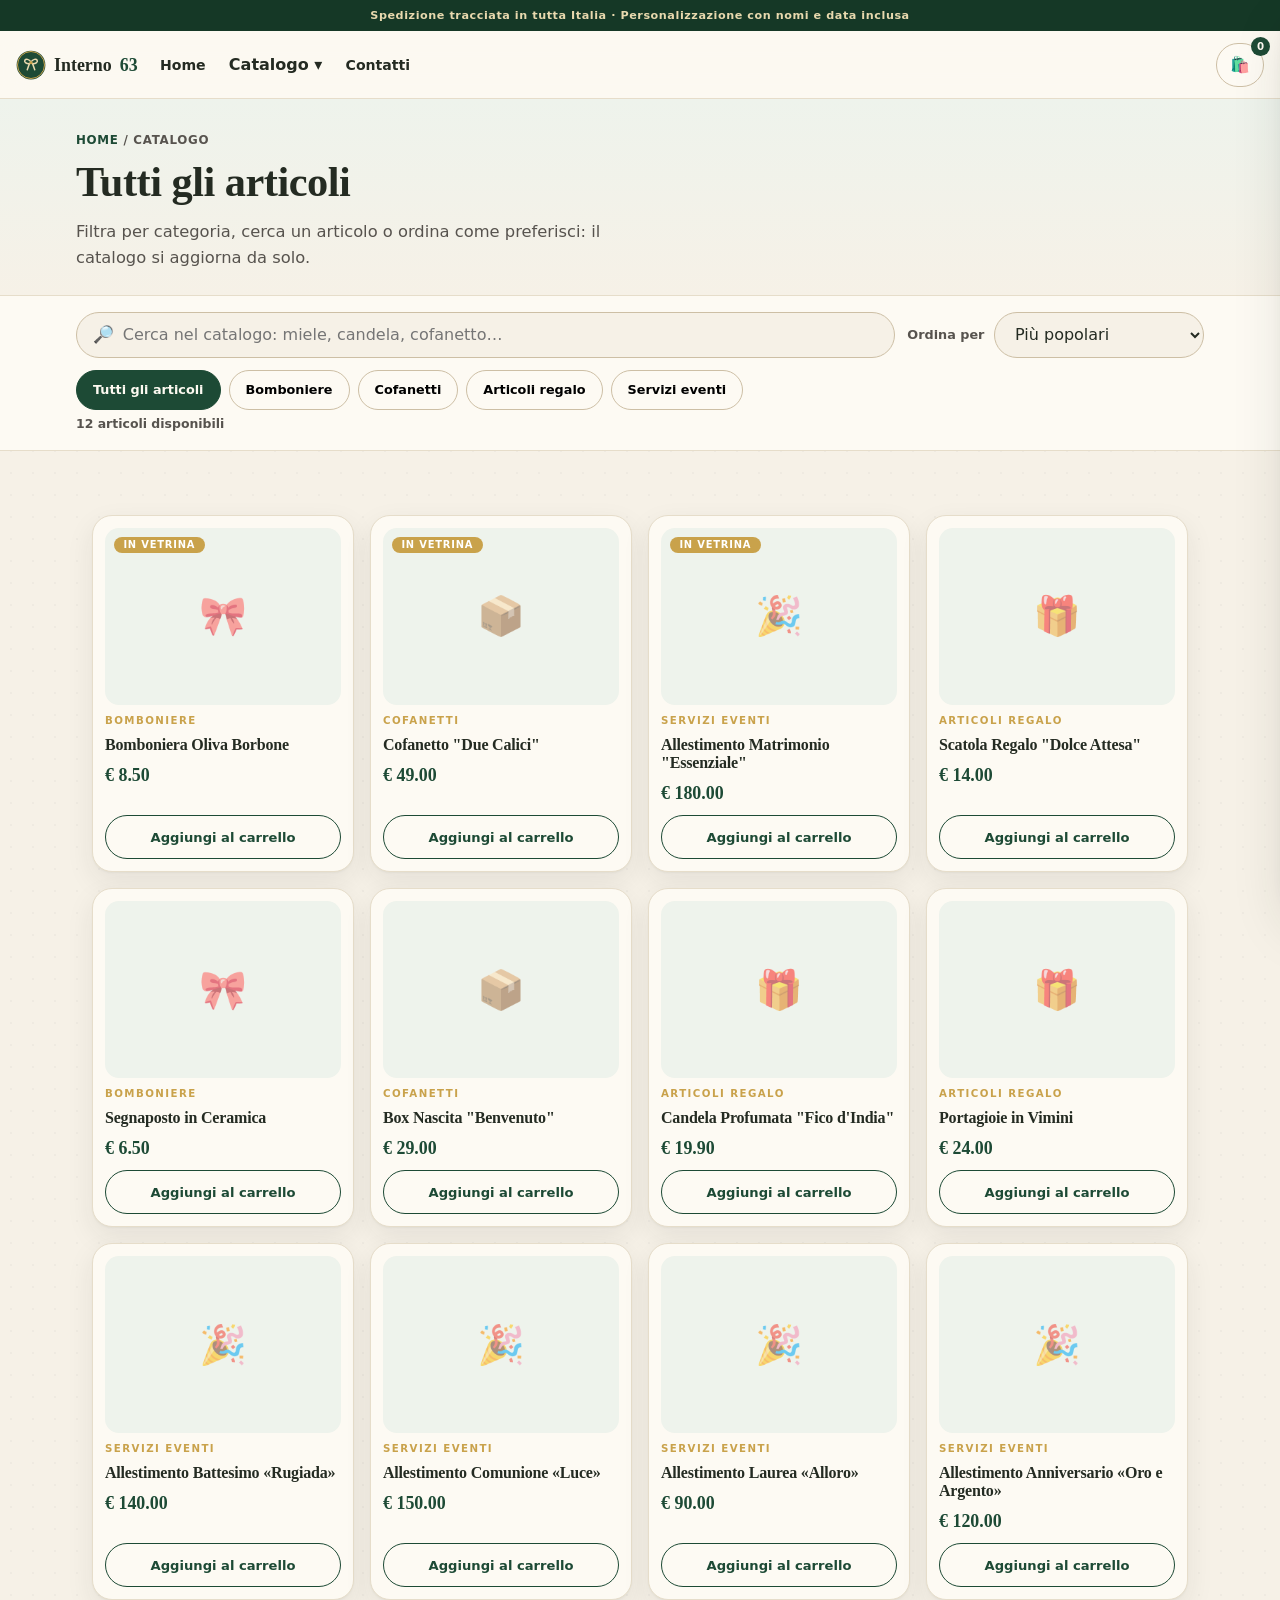
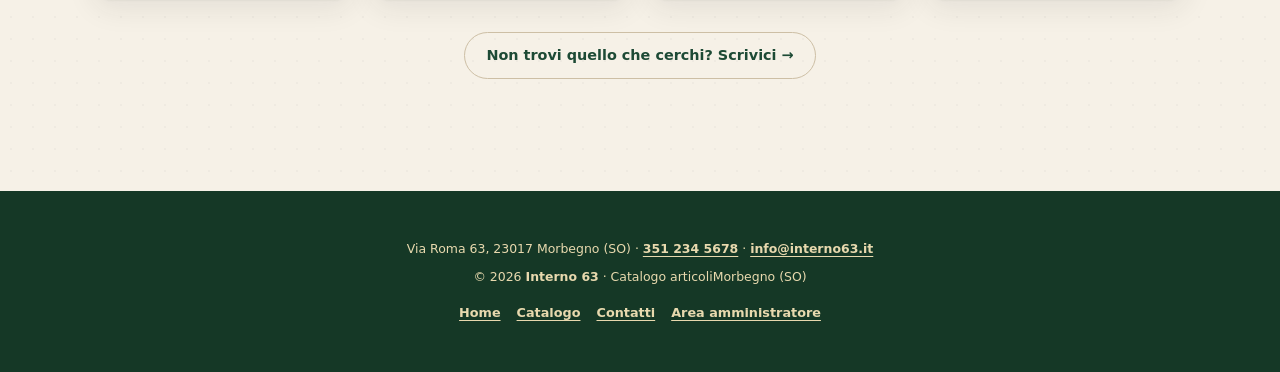
<file: shop.html>
<!DOCTYPE html>
<html lang="it">
<head>
<meta charset="UTF-8">
<meta name="viewport" content="width=device-width, initial-scale=1.0">
<title>Catalogo — Interno 63</title>
<meta name="description" content="Il catalogo completo di Interno 63: bomboniere artigianali, cofanetti regalo, articoli regalo e servizi per matrimoni, battesimi e ogni cerimonia. Filtra, cerca e ordina in pochi tocchi.">
<meta name="theme-color" content="#1d4a35">
<link rel="icon" type="image/svg+xml" href="data:image/svg+xml,%3Csvg xmlns='http://www.w3.org/2000/svg' viewBox='0 0 48 48'%3E%3Ccircle cx='24' cy='24' r='23' fill='%231d4a35'/%3E%3Ccircle cx='24' cy='24' r='21.6' fill='none' stroke='%23c9a24b' stroke-width='1.6'/%3E%3Cg fill='none' stroke='%23e8d9ae' stroke-width='2.4' stroke-linecap='round'%3E%3Cpath d='M24 19c-3.4-4.6-8.2-5.2-9.8-2.6-1.5 2.5 1.8 5.5 6.8 5.6'/%3E%3Cpath d='M24 19c3.4-4.6 8.2-5.2 9.8-2.6 1.5 2.5-1.8 5.5-6.8 5.6'/%3E%3Cpath d='M21.6 21.4 18 31.5'/%3E%3Cpath d='M26.4 21.4 30 31.5'/%3E%3C/g%3E%3Ccircle cx='24' cy='20.2' r='2.5' fill='%23c9a24b'/%3E%3C/svg%3E">
<link rel="stylesheet" href="style.css">
</head>
<body data-page="shop">
<!-- Striscia superiore editabile dall'admin (chiave condivisa i63-testi, stesso testo della home) -->
<div class="topbar" id="txtTopbar">Spedizione tracciata in tutta Italia · Personalizzazione con nomi e data inclusa</div>

<!-- HEADER + NAV -->
<header class="nav">
  <a class="brand" href="index.html" aria-label="Interno 63 — torna alla home">
    <!-- Logo unico del sito: stesso fiocco-regalo lineare di home e admin -->
    <svg width="30" height="30" viewBox="0 0 48 48" aria-hidden="true" focusable="false">
      <circle cx="24" cy="24" r="23" fill="#1d4a35"/>
      <circle cx="24" cy="24" r="21.6" fill="none" stroke="#c9a24b" stroke-width="1.6"/>
      <g fill="none" stroke="#e8d9ae" stroke-width="2.4" stroke-linecap="round">
        <path d="M24 19c-3.4-4.6-8.2-5.2-9.8-2.6-1.5 2.5 1.8 5.5 6.8 5.6"/>
        <path d="M24 19c3.4-4.6 8.2-5.2 9.8-2.6 1.5 2.5-1.8 5.5-6.8 5.6"/>
        <path d="M21.6 21.4 18 31.5"/>
        <path d="M26.4 21.4 30 31.5"/>
      </g>
      <circle cx="24" cy="20.2" r="2.5" fill="#c9a24b"/>
    </svg>
    Interno <b>63</b>
  </a>
  <div class="nav-actions">
    <button class="cart-btn" id="cartBtn" type="button" aria-label="Apri carrello">🛍️ <span class="badge" id="cartCount"></span></button>
    <button class="menu-btn" id="menuBtn" type="button" aria-label="Apri menu di navigazione" aria-expanded="false" aria-controls="navMenu"><span></span><span></span></button>
  </div>
  <nav class="nav-menu" id="navMenu" aria-label="Navigazione principale">
    <a href="index.html">Home</a>
    <div class="nav-drop" id="navDrop">
      <button class="nav-drop-btn" type="button" id="navDropBtn" aria-expanded="false" aria-haspopup="true" aria-controls="navDropMenu">
        Catalogo <span class="nav-drop-caret" aria-hidden="true">▾</span>
      </button>
      <div class="nav-drop-menu" id="navDropMenu">
        <div class="nav-drop-inner" id="dropCategorie"></div>
      </div>
    </div>
    <a href="contatti.html">Contatti</a>
  </nav>
</header>

<!-- INTESTAZIONE CATALOGO -->
<section class="page-head">
  <div class="wrap">
    <p class="breadcrumb"><a href="index.html">Home</a> <span aria-hidden="true">/</span> Catalogo</p>
    <h1>Tutti gli articoli</h1>
    <p class="lead">Filtra per categoria, cerca un articolo o ordina come preferisci: il catalogo si aggiorna da solo.</p>
  </div>
</section>

<!-- TOOLBAR -->
<section class="toolbar-wrap" aria-label="Strumenti del catalogo">
  <div class="wrap toolbar">
    <div class="campo-cerca">
      <span aria-hidden="true">🔎</span>
      <input type="search" id="cerca" placeholder="Cerca nel catalogo: miele, candela, cofanetto…" aria-label="Cerca nel catalogo">
    </div>
    <label class="campo-ordina">Ordina per
      <select id="ordina">
        <option value="popolari">Più popolari</option>
        <option value="prezzo-asc">Prezzo crescente</option>
        <option value="prezzo-desc">Prezzo decrescente</option>
        <option value="nome">Nome A–Z</option>
      </select>
    </label>
  </div>
  <div class="wrap">
    <div class="chips" id="chips" role="tablist" aria-label="Filtri categoria"></div>
    <p class="conteggio" id="conteggio" aria-live="polite"></p>
  </div>
</section>

<!-- GRIGLIA PRODOTTI -->
<main class="section shop-main">
  <div class="wrap">
    <div class="grid grid-shop" id="productGrid"></div>
    <p class="empty" id="emptyMsg" hidden>Nessun articolo trovato: prova a cambiare filtro o ricerca.</p>
    <div class="cta-center">
      <a class="btn btn-ghost" href="index.html#contatti">Non trovi quello che cerchi? Scrivici →</a>
    </div>
  </div>
</main>

<!-- FOOTER: riga contatti ricomposta da script.js con i dati dell'admin -->
<footer class="foot" id="contatti">
  <p class="foot-contatti" id="footContatti">
    <span>Via Roma 63, 23017 Morbegno (SO)</span> ·
    <a class="foot-tel" href="tel:+393512345678">351 234 5678</a> ·
    <a class="foot-tel" href="mailto:info@interno63.it">info@interno63.it</a>
  </p>
  <p class="foot-contatti" id="footOrari" hidden>🕒 Orari: Lun–Sab 9:30–13:00</p>
  <p>© <span id="anno">2025</span> <b id="footName">Interno 63</b> · Catalogo articoli<span id="footLuogo"> · Morbegno (SO)</span></p>
  <nav class="foot-links" aria-label="Link utili">
    <a class="link" href="index.html">Home</a>
    <a class="link" href="shop.html">Catalogo</a>
    <a class="link" href="contatti.html">Contatti</a>
    <a class="link hidden" id="linkFb" href="https://www.facebook.com/share/14xCco4QcLd/" rel="noopener">Facebook</a>
    <a class="link hidden" id="linkIg" href="#" rel="noopener">Instagram</a>
    <a class="link" href="admin.html">Area amministratore</a>
  </nav>
</footer>

<!-- Carrello (condiviso con la home) -->
<aside class="drawer" id="cartDrawer" aria-label="Carrello" aria-hidden="true">
  <div class="drawer-head">
    <h2>Il tuo carrello</h2>
    <button class="link" id="cartClose" type="button" aria-label="Chiudi carrello">✕ Chiudi</button>
  </div>
  <div class="cart-items" id="cartItems"></div>
  <div class="cart-foot" id="cartFoot"></div>
</aside>
<div class="scrim" id="scrim" hidden></div>

<div class="modal" id="productModal" role="dialog" aria-modal="true" aria-label="Dettaglio prodotto" hidden>
  <div class="modal-card" id="modalBody"></div>
  <button class="modal-x" id="modalClose" type="button" aria-label="Chiudi dettaglio">✕</button>
</div>

<div class="toast" id="toast" role="status" aria-live="polite"></div>
<script src="script.js"></script>
</body>
</html>
</file>
<file: style.css>
/* Interno 63 — foglio unico: storefront (home + shop) e pannello admin.
   Mobile first, token nel :root, reveal e componenti condivisi. */

/* ---------- Reintegri controllo qualità ---------- */
.cont-badge{display:inline-flex;align-items:center;justify-content:center;min-width:20px;min-height:20px;padding:0 5px;border-radius:999px;background:rgba(255,255,255,.28);font-size:.68rem;font-weight:800;font-family:var(--font-testo)}
.tab.attiva .cont-badge{background:var(--oro);color:var(--accente-scuro)}
.tabpane{padding-top:var(--sp-4)}
.modal{position:fixed;inset:0;z-index:90;display:grid;place-items:center;padding:var(--sp-4);background:rgba(36,43,34,.55);backdrop-filter:blur(3px);opacity:0;pointer-events:none;transition:opacity var(--transizione)}
.modal.aperta{opacity:1;pointer-events:auto}
 .modal-card.modal{position:relative;inset:auto;display:block;padding:0;background:var(--carta);opacity:1;pointer-events:auto}

/* ---------- Pagina Contatti ---------- */
.contatti-grid{display:grid;gap:var(--sp-5);align-items:start}
.err-campo{display:block;min-height:1.1em;margin-top:.25rem;font-size:.75rem;font-weight:700;color:var(--pericolo)}
.err-campo:empty{display:none}
.box-esito{margin-top:var(--sp-3);padding:.9rem 1.1rem;border-radius:var(--raggio-mini);border:1px solid var(--oro);background:var(--oro-tenue);color:var(--accente-scuro);font-size:.88rem;font-weight:600}
.contatti-info{position:sticky;top:calc(var(--h-nav) + var(--sp-4))}
.info-lista{list-style:none;display:flex;flex-direction:column;gap:var(--sp-3);margin:var(--sp-3) 0}
.info-lista li{display:flex;flex-direction:column;gap:.15rem;border-bottom:1px dashed var(--bordo-forte);padding-bottom:var(--sp-3)}
.info-lista li:last-child{border-bottom:none;padding-bottom:0}
.info-lista b{font-size:.68rem;font-weight:800;letter-spacing:.12em;text-transform:uppercase;color:var(--testo-2)}
.info-lista a{text-decoration:none;color:var(--accente);font-weight:700}
.info-lista a:hover{text-decoration:underline;text-underline-offset:3px}
@media (min-width:1024px){.contatti-grid{grid-template-columns:minmax(0,1.6fr) minmax(0,1fr)}}
:root{
  --bg:#f6f1e7;--carta:#fdfaf3;--testo:#242b22;--testo-2:#57534e;
  --bordo:#e6ddca;--bordo-forte:#cdbfa5;
  --accente:#1d4a35;--accente-scuro:#153826;--accenso-soft:#eef3ec;
  --oro:#c9a24b;--oro-tenue:#e8d9ae;--argilla:#b0714f;--pericolo:#b03a2e;
  --ombra:0 1px 2px rgba(36,43,34,.04),0 10px 28px rgba(36,43,34,.08);
  --ombra-alta:0 8px 18px rgba(36,43,34,.08),0 26px 56px rgba(36,43,34,.15);
  --raggio:20px;--raggio-mini:14px;--transizione:220ms cubic-bezier(.22,.61,.36,1);
  --sp-1:4px;--sp-2:8px;--sp-3:12px;--sp-4:16px;--sp-5:24px;--sp-6:32px;--sp-7:48px;--sp-8:64px;
  --font-display:"Iowan Old Style","Palatino Linotype",Palatino,Georgia,"Times New Roman",serif;
  --font-testo:"Avenir Next","Segoe UI",system-ui,-apple-system,"Helvetica Neue",sans-serif;
  --h-nav:60px;
}

/* ---------- Reset e base ---------- */
*,*::before,*::after{box-sizing:border-box;margin:0;padding:0}
[hidden]{display:none!important}
html{scroll-behavior:smooth;-webkit-text-size-adjust:100%}
body{font-family:var(--font-testo);font-size:16px;color:var(--testo);background:var(--bg);background-image:radial-gradient(rgba(36,43,34,.03) 1px,transparent 1px);background-size:22px 22px;line-height:1.6;min-height:100vh}
body.blocco-scroll{overflow:hidden}
img{max-width:100%;display:block}
button{font-family:var(--font-testo);font-size:100%;font-weight:inherit;cursor:pointer}
a{color:inherit}
input,select,textarea{font-family:var(--font-testo);font-size:16px;color:var(--testo)}
:focus-visible{outline:2px solid var(--oro);outline-offset:2px;border-radius:4px}
h1,h2,h3{font-family:var(--font-display);font-weight:600;line-height:1.14;letter-spacing:-.012em}
h1{font-size:clamp(1.55rem,5.2vw,2.65rem)}
h2{font-size:clamp(1.15rem,3.4vw,1.8rem)}
h3{font-size:.98rem}
h1 em,h2 em{font-style:italic;color:var(--accente)}
.hidden{display:none!important}
.wrap{max-width:1160px;margin:0 auto;padding:0 var(--sp-4)}

/* ---------- Utility ---------- */
.hint{font-size:.78rem;color:var(--testo-2)}
.pill{display:inline-block;background:var(--oro-tenue);color:var(--accente-scuro);border-radius:999px;padding:.26rem .8rem;font-size:.64rem;font-weight:800;letter-spacing:.13em;text-transform:uppercase;text-decoration:none}
.vuoto{padding:1.3rem;text-align:center;color:var(--testo-2);font-size:.9rem;border:1px dashed var(--bordo-forte);border-radius:var(--raggio);background:var(--carta)}
.conteggio{font-size:.78rem;color:var(--testo-2);font-weight:600}
.btn,.btn-ghost{display:inline-flex;align-items:center;justify-content:center;gap:.45rem;min-height:46px;background:var(--accente);color:#fdfaf1;border:1px solid var(--accente);border-radius:999px;padding:.68rem 1.35rem;font-weight:700;font-size:.9rem;text-decoration:none;transition:transform var(--transizione),background var(--transizione),box-shadow var(--transizione),color var(--transizione),border-color var(--transizione)}
.btn:hover{background:var(--accente-scuro);transform:translateY(-1px);box-shadow:var(--ombra)}
.btn:active{transform:translateY(0)}
.btn:disabled{opacity:.55;cursor:not-allowed;transform:none;box-shadow:none}
.btn-ghost{background:transparent;color:var(--accente);border:1px solid var(--bordo-forte)}
.btn-ghost:hover{background:var(--accente);color:#fdfaf1;border-color:var(--accente)}
.btn-mini{border:1px solid var(--bordo);background:var(--carta);color:var(--testo);border-radius:999px;padding:.4rem .8rem;min-height:36px;font-size:.75rem;font-weight:700;white-space:nowrap;text-decoration:none;transition:background var(--transizione),color var(--transizione),border-color var(--transizione)}
.btn-mini:hover{border-color:var(--accente);color:var(--accente)}
.btn-mini.attiva{background:var(--oro-tenue);border-color:var(--oro);color:var(--accente-scuro)}
.btn-mini.pericolo{color:var(--pericolo);border-color:rgba(176,58,46,.35)}
.btn-mini.pericolo:hover{background:var(--pericolo);border-color:var(--pericolo);color:#fff}
.link{background:none;border:none;padding:0;color:var(--accente);font-weight:700;font-size:inherit;text-decoration:underline;text-underline-offset:3px;min-height:0}
.link:hover{color:var(--accente-scuro)}

/* ---------- Reveal ---------- */
.reveal{opacity:0;transform:translateY(16px);transition:opacity .55s ease-out,transform .55s ease-out}
.reveal.visibile{opacity:1;transform:none}
@media (prefers-reduced-motion:reduce){.reveal{opacity:1;transform:none;transition:none}*{animation:none!important}}

/* ---------- Topbar e navigazione ---------- */
.topbar{background:var(--accente-scuro);color:var(--oro-tenue);text-align:center;font-size:.7rem;font-weight:600;letter-spacing:.05em;padding:.42rem 1rem}
.nav{position:sticky;top:0;z-index:50;display:flex;align-items:center;justify-content:space-between;gap:.8rem;flex-wrap:wrap;min-height:var(--h-nav);padding:.55rem var(--sp-4);background:rgba(253,250,243,.88);backdrop-filter:blur(12px);-webkit-backdrop-filter:blur(12px);border-bottom:1px solid var(--bordo)}
.brand{font-family:var(--font-display);font-size:1.12rem;text-decoration:none;font-weight:600;display:inline-flex;align-items:center;gap:.5rem}
.admin-tag{display:inline-flex;align-items:center;background:var(--oro-tenue);color:var(--accente-scuro);border-radius:999px;padding:.14rem .6rem;font-family:var(--font-testo);font-size:.6rem;font-weight:800;letter-spacing:.12em;text-transform:uppercase;margin-left:.3rem}
.brand b{color:var(--accente)}
.nav-actions{display:flex;align-items:center;gap:.55rem;margin-left:auto;order:2}
.cart-btn{position:relative;background:var(--carta);border:1px solid var(--bordo-forte);border-radius:999px;min-width:44px;min-height:44px;padding:.4rem .8rem;font-size:1rem;line-height:1;transition:border-color var(--transizione),transform var(--transizione)}
.cart-btn:hover{border-color:var(--accente);transform:translateY(-1px)}
.badge{position:absolute;top:-7px;right:-7px;min-width:19px;height:19px;padding:0 5px;border-radius:999px;background:var(--accente);color:#fdfaf1;font-size:.64rem;font-weight:800;display:none;align-items:center;justify-content:center;font-family:var(--font-testo)}
.badge:not(:empty){display:inline-flex}
.menu-btn{width:44px;height:44px;border-radius:12px;border:1px solid var(--bordo-forte);background:var(--carta);display:inline-flex;flex-direction:column;align-items:center;justify-content:center;gap:5px}
.menu-btn span{display:block;width:18px;height:2px;background:var(--accente);border-radius:2px;transition:transform var(--transizione),opacity var(--transizione)}
.menu-btn.attiva span:first-child{transform:translateY(3.5px) rotate(45deg)}
.menu-btn.attiva span:last-child{transform:translateY(-3.5px) rotate(-45deg)}
.nav-menu{order:3;flex-basis:100%;display:none;flex-direction:column;gap:var(--sp-1);padding:var(--sp-2) 0 var(--sp-3)}
.nav-menu.aperta{display:flex}
.nav-menu a{display:flex;align-items:center;min-height:44px;padding:.4rem .6rem;border-radius:var(--raggio-mini);font-weight:700;text-decoration:none;color:var(--testo)}
.nav-menu a:hover{background:var(--accenso-soft);color:var(--accente)}
.nav-menu a[aria-current="page"]{color:var(--accente)}
.nav-drop{position:relative}
.nav-drop-btn{display:flex;align-items:center;gap:.35rem;width:100%;min-height:44px;padding:.4rem .6rem;border:none;background:none;border-radius:var(--raggio-mini);font-weight:700;font-size:1rem;color:var(--testo);text-align:left}
.nav-drop-btn:hover{background:var(--accenso-soft);color:var(--accente)}
.nav-drop-caret{transition:transform var(--transizione)}
.nav-drop.aperta .nav-drop-caret{transform:rotate(180deg)}
.nav-drop-menu{display:none;overflow:hidden}
.nav-drop-menu.aperta{display:block}
.nav-drop-inner{display:flex;flex-direction:column;gap:2px;margin:.2rem 0 .2rem .7rem;padding-left:.7rem;border-left:2px solid var(--bordo)}
.nav-drop-inner a{font-weight:600;font-size:.92rem}
.drop-ico{margin-right:.45rem}

/* ---------- Hero ---------- */
.hero{position:relative;overflow:hidden;padding:var(--sp-7) 0 var(--sp-6);background:linear-gradient(180deg,var(--accenso-soft) 0%,var(--bg) 100%)}
.blobs{position:absolute;inset:0;pointer-events:none}
.blobs span{position:absolute;border-radius:50%;filter:blur(46px);opacity:.5}
.blobs .b1{width:240px;height:240px;background:rgba(201,162,75,.28);top:-70px;right:-60px}
.blobs .b2{width:200px;height:200px;background:rgba(29,74,53,.16);bottom:-60px;left:-50px}
.blobs .b3{width:150px;height:150px;background:rgba(176,113,79,.16);top:38%;right:6%}
.hero-inner{position:relative;max-width:720px;margin:0 auto;text-align:center;padding:0 var(--sp-4)}
.sticker{display:inline-block;background:var(--carta);border:1px solid var(--bordo-forte);border-radius:999px;padding:.34rem .95rem;font-size:.72rem;font-weight:700;letter-spacing:.06em;color:var(--testo-2);box-shadow:var(--ombra)}
.kicker{margin-top:var(--sp-4);font-size:.72rem;font-weight:800;letter-spacing:.22em;text-transform:uppercase;color:var(--oro)}
.hero h1{margin-top:var(--sp-3)}
.lead{margin:var(--sp-4) auto 0;max-width:560px;color:var(--testo-2);font-size:.95rem}
.hero-offer{margin:var(--sp-5) auto 0;max-width:480px;display:flex;flex-wrap:wrap;align-items:center;justify-content:center;gap:.5rem;background:var(--carta);border:1px solid var(--oro-tenue);border-radius:var(--raggio);padding:.7rem 1.1rem;font-size:.85rem;box-shadow:var(--ombra)}
.hero-offer-tag{background:var(--oro);color:#fff;border-radius:999px;padding:.16rem .7rem;font-size:.64rem;font-weight:800;letter-spacing:.1em;text-transform:uppercase}
.cta-row{display:flex;flex-wrap:wrap;justify-content:center;gap:var(--sp-3);margin-top:var(--sp-5)}
.cta-center{display:flex;flex-wrap:wrap;justify-content:center;gap:var(--sp-3);margin-top:var(--sp-6)}

/* ---------- Sezioni ---------- */
.section{padding:var(--sp-7) 0}
.section-head{text-align:center;max-width:620px;margin:0 auto var(--sp-6);padding:0 var(--sp-4)}
.section-head h2{margin-top:var(--sp-3)}
.section-head p{margin-top:var(--sp-3);color:var(--testo-2);font-size:.92rem}
.cats-grid{display:grid;grid-template-columns:repeat(2,1fr);gap:var(--sp-3);padding:0 var(--sp-4);max-width:1000px;margin:0 auto}
.tile{display:flex;flex-direction:column;align-items:flex-start;gap:.3rem;background:var(--carta);border:1px solid var(--bordo);border-radius:var(--raggio);padding:var(--sp-4);text-decoration:none;box-shadow:var(--ombra);transition:transform var(--transizione),box-shadow var(--transizione),border-color var(--transizione)}
.tile:hover{transform:translateY(-3px);box-shadow:var(--ombra-alta);border-color:var(--oro)}
.tile-ico{font-size:1.6rem;line-height:1}
.tile-nome{font-family:var(--font-display);font-weight:600;font-size:.98rem;color:var(--testo)}
.tile-quota{font-size:.78rem;color:var(--testo-2)}
.tile-vai{margin-top:auto;padding-top:.4rem;font-size:.76rem;font-weight:800;color:var(--accente)}

/* ---------- Ticker ---------- */
.ticker{overflow:hidden;background:var(--accente);color:var(--oro-tenue);padding:.6rem 0;border-block:1px solid var(--accente-scuro)}
.ticker-track{display:flex;gap:var(--sp-6);width:max-content;animation:scorri 32s linear infinite}
.ticker-track span{white-space:nowrap;font-size:.78rem;font-weight:700;letter-spacing:.12em;text-transform:uppercase}
@keyframes scorri{to{transform:translateX(-50%)}}
@media (prefers-reduced-motion:reduce){.ticker-track{animation:none}}

/* ---------- Carosello vetrina ---------- */
.carosello-wrap{position:relative;max-width:1160px;margin:0 auto;padding:0 var(--sp-4)}
.carosello{display:flex;gap:var(--sp-3);overflow-x:auto;scroll-snap-type:x mandatory;padding:var(--sp-2) var(--sp-1) var(--sp-4);scrollbar-width:none;-webkit-overflow-scrolling:touch}
.carosello::-webkit-scrollbar{display:none}
.carosello.trascina{scroll-snap-type:none;cursor:grabbing}
.carosello .product{flex:0 0 78%;max-width:300px;scroll-snap-align:start}
.carosello-freccia{position:absolute;top:38%;transform:translateY(-50%);width:44px;height:44px;border-radius:50%;border:1px solid var(--bordo-forte);background:var(--carta);color:var(--accente);font-size:1.5rem;line-height:1;display:none;place-items:center;box-shadow:var(--ombra);z-index:5}
.carosello-freccia:hover{background:var(--accente);color:#fdfaf1}
.carosello-freccia.sx{left:var(--sp-2)}
.carosello-freccia.dx{right:var(--sp-2)}
.carosello-nota{text-align:center}
@media (min-width:768px){.carosello-freccia{display:grid}}

/* ---------- Card prodotto ---------- */
.grid{display:grid;gap:var(--sp-4)}
.grid-shop{grid-template-columns:repeat(auto-fill,minmax(240px,1fr));padding:0 var(--sp-4)}
.product{display:flex;flex-direction:column;gap:.45rem;background:var(--carta);border:1px solid var(--bordo);border-radius:var(--raggio);padding:var(--sp-3);box-shadow:var(--ombra);transition:transform var(--transizione),box-shadow var(--transizione)}
.product:hover{transform:translateY(-3px);box-shadow:var(--ombra-alta)}
.product-media{position:relative;width:100%;aspect-ratio:4/3;border-radius:var(--raggio-mini);overflow:hidden;border:none;padding:0;background:var(--accenso-soft);display:block;cursor:pointer}
.product-media img{width:100%;height:100%;object-fit:cover}
.segnaposto{width:100%;height:100%;display:grid;place-items:center;font-size:2.4rem;opacity:.55}
.badge-vetrina{position:absolute;top:.55rem;left:.55rem;background:var(--oro);color:#fff;border-radius:999px;padding:.16rem .6rem;font-size:.62rem;font-weight:800;letter-spacing:.08em;text-transform:uppercase}
.categoria{font-size:.64rem;font-weight:800;letter-spacing:.14em;text-transform:uppercase;color:var(--oro)}
.product h3{font-size:1rem}
.product .hint{font-size:.78rem}
.prezzo{font-family:var(--font-display);font-size:1.12rem;font-weight:700;color:var(--accente)}
.product > button:last-child{margin-top:auto;min-height:44px;border:1px solid var(--accente);background:transparent;color:var(--accente);border-radius:999px;padding:.5rem 1rem;font-weight:700;font-size:.82rem;transition:background var(--transizione),color var(--transizione)}
.product > button:last-child:hover{background:var(--accente);color:#fdfaf1}
.empty{margin:var(--sp-5) auto;max-width:520px;text-align:center;color:var(--testo-2);padding:var(--sp-5);border:1px dashed var(--bordo-forte);border-radius:var(--raggio);background:var(--carta)}

/* ---------- Pagina catalogo ---------- */
.page-head{background:linear-gradient(180deg,var(--accenso-soft),var(--bg));padding:var(--sp-6) 0 var(--sp-5)}
.breadcrumb{font-size:.74rem;font-weight:700;letter-spacing:.06em;text-transform:uppercase;color:var(--testo-2)}
.breadcrumb a{text-decoration:none;color:var(--accente)}
.breadcrumb a:hover{text-decoration:underline}
.page-head h1{margin-top:var(--sp-2)}
.page-head .lead{margin:var(--sp-3) 0 0;text-align:left}
.toolbar-wrap{background:var(--carta);border-block:1px solid var(--bordo);padding:var(--sp-4) 0}
.toolbar{display:flex;flex-direction:column;gap:var(--sp-3)}
.campo-cerca{display:flex;align-items:center;gap:.55rem;background:var(--bg);border:1px solid var(--bordo-forte);border-radius:999px;padding:.45rem 1rem;min-height:46px}
.campo-cerca input{flex:1;border:none;background:none;font-size:16px;min-width:0}
.campo-cerca input:focus{outline:none}
.campo-cerca:focus-within{border-color:var(--oro)}
.campo-ordina{display:flex;align-items:center;gap:.6rem;font-size:.8rem;font-weight:700;color:var(--testo-2)}
.campo-ordina select{flex:1;min-height:46px;border:1px solid var(--bordo-forte);border-radius:999px;background:var(--bg);padding:.4rem 1rem;font-size:16px}
.chips{display:flex;gap:var(--sp-2);overflow-x:auto;padding:var(--sp-3) 0 var(--sp-1);scrollbar-width:none}
.chips::-webkit-scrollbar{display:none}
.chip{flex:0 0 auto;min-height:40px;border:1px solid var(--bordo-forte);background:var(--carta);border-radius:999px;padding:.4rem 1rem;font-size:.8rem;font-weight:700;white-space:nowrap;transition:background var(--transizione),color var(--transizione),border-color var(--transizione)}
.chip:hover{border-color:var(--accente);color:var(--accente)}
.chip.attiva{background:var(--accente);border-color:var(--accente);color:#fdfaf1}
.shop-main .wrap .conteggio{display:block;margin:var(--sp-2) var(--sp-4) 0}

/* ---------- Footer ---------- */
.foot{background:var(--accente-scuro);color:var(--oro-tenue);text-align:center;padding:var(--sp-6) var(--sp-4);margin-top:var(--sp-7)}
.foot-contatti{font-size:.85rem;margin-bottom:var(--sp-2)}
.foot .foot-tel{color:inherit;font-weight:700;text-decoration:underline;text-underline-offset:3px}
.foot .foot-tel:hover{color:#fff}
.foot p{font-size:.78rem}
.foot-links{display:flex;flex-wrap:wrap;justify-content:center;gap:var(--sp-2) var(--sp-4);margin-top:var(--sp-4)}
.foot-links a{font-size:.8rem;font-weight:700;color:var(--oro-tenue);text-decoration:underline;text-underline-offset:3px}
.foot-links a:hover{color:#fff}

/* ---------- Drawer carrello (bottom-sheet su mobile) ---------- */
.scrim{position:fixed;inset:0;z-index:80;background:rgba(36,43,34,.45);opacity:0;transition:opacity var(--transizione)}
.scrim.visibile{opacity:1}
.drawer{position:fixed;z-index:85;left:0;right:0;bottom:0;max-height:88vh;display:flex;flex-direction:column;background:var(--carta);border-radius:var(--raggio) var(--raggio) 0 0;box-shadow:var(--ombra-alta);transform:translateY(102%);transition:transform var(--transizione)}
.drawer.aperta{transform:translateY(0)}
.drawer-head{display:flex;align-items:center;justify-content:space-between;gap:var(--sp-3);padding:var(--sp-4);border-bottom:1px solid var(--bordo)}
.drawer-head h2{font-size:1.1rem}
.cart-items{overflow-y:auto;padding:var(--sp-4);flex:1}
.cart-row{display:flex;flex-wrap:wrap;justify-content:space-between;align-items:center;gap:.5rem;padding:.6rem 0;border-bottom:1px dashed var(--bordo)}
.riga-nome{font-weight:700;font-size:.9rem}
.riga-ctrl{display:flex;align-items:center;gap:.55rem}
.riga-ctrl button{width:36px;height:36px;min-height:36px;border-radius:50%;border:1px solid var(--bordo-forte);background:var(--carta);font-size:1.05rem;line-height:1}
.riga-ctrl button:hover{border-color:var(--accente);color:var(--accente)}
.qta{min-width:20px;text-align:center;font-weight:800}
.cart-foot{padding:var(--sp-4);border-top:1px solid var(--bordo);display:flex;flex-direction:column;gap:var(--sp-3)}
.cart-tot{display:flex;justify-content:space-between;font-size:1.05rem}
.cart-tot strong{font-family:var(--font-display);color:var(--accente)}
.cart-foot label{display:flex;flex-direction:column;gap:.3rem;font-size:.78rem;font-weight:700;color:var(--testo-2)}
.cart-foot input{min-height:44px;border:1px solid var(--bordo-forte);border-radius:var(--raggio-mini);padding:.5rem .9rem;font-size:16px;background:var(--bg)}

/* ---------- Modale dettaglio ---------- */
.modal-card{position:relative;width:min(720px,100%);max-height:88vh;overflow-y:auto;border-radius:var(--raggio);box-shadow:var(--ombra-alta)}
.dettaglio-media{aspect-ratio:16/10;background:var(--accenso-soft)}
.dettaglio-media img,.dettaglio-media .segnaposto{width:100%;height:100%;object-fit:cover}
.dettaglio-media .segnaposto{font-size:3rem;display:grid;place-items:center;opacity:.55}
.dettaglio-info{display:flex;flex-direction:column;gap:.55rem;padding:var(--sp-5)}
.dettaglio-info .desc{color:var(--testo-2);font-size:.92rem}
.modal-x{position:fixed;top:var(--sp-3);right:var(--sp-3);z-index:95;width:44px;height:44px;border-radius:50%;border:1px solid var(--bordo-forte);background:var(--carta);font-size:1.1rem;line-height:1;box-shadow:var(--ombra)}
.modal-x:hover{background:var(--accente);color:#fdfaf1}

/* ---------- Toast ---------- */
.toast{position:fixed;left:50%;bottom:var(--sp-5);transform:translate(-50%,120%);z-index:100;max-width:min(440px,90vw);background:var(--accente-scuro);color:#fdfaf1;border-radius:999px;padding:.7rem 1.3rem;font-size:.84rem;font-weight:700;text-align:center;box-shadow:var(--ombra-alta);opacity:0;transition:transform var(--transizione),opacity var(--transizione);pointer-events:none}
.toast.visibile{transform:translate(-50%,0);opacity:1}

/* ---------- Pannello admin ---------- */
.pag-admin{background:var(--bg)}
.gate-wrap{max-width:460px;margin:var(--sp-7) auto;text-align:center;padding:0 var(--sp-4)}
.gate-ico{font-size:2.2rem}
.gate-wrap h1{margin-top:var(--sp-3)}
.gate-wrap .hint{margin-top:var(--sp-2)}
.gate{margin-top:var(--sp-5);display:flex;flex-direction:column;gap:.5rem;text-align:left;background:var(--carta);border:1px solid var(--bordo);border-radius:var(--raggio);padding:var(--sp-5);box-shadow:var(--ombra)}
.gate label{font-size:.8rem;font-weight:700;color:var(--testo-2)}
.gate input{min-height:46px;border:1px solid var(--bordo-forte);border-radius:var(--raggio-mini);padding:.5rem .9rem;font-size:16px;background:var(--bg)}
.gate-msg{color:var(--pericolo);font-size:.8rem;font-weight:700}
.admin-shell{max-width:1160px;margin:0 auto;padding:var(--sp-5) var(--sp-4) var(--sp-7)}
.admin-stats{display:grid;grid-template-columns:repeat(2,1fr);gap:var(--sp-3);margin-bottom:var(--sp-5)}
.admin-stat{display:flex;flex-direction:column;gap:.15rem;background:var(--carta);border:1px solid var(--bordo);border-radius:var(--raggio-mini);padding:var(--sp-3) var(--sp-4);box-shadow:var(--ombra)}
.admin-stat b{font-family:var(--font-display);font-size:1.35rem;color:var(--accente)}
.admin-stat span{font-size:.72rem;color:var(--testo-2);font-weight:600}
.tabs{display:flex;gap:var(--sp-2);overflow-x:auto;padding-bottom:var(--sp-2);scrollbar-width:none}
.tabs::-webkit-scrollbar{display:none}
.tab{flex:0 0 auto;display:inline-flex;align-items:center;gap:.4rem;min-height:44px;border:1px solid var(--bordo-forte);background:var(--carta);border-radius:999px;padding:.45rem 1.05rem;font-weight:700;font-size:.82rem;white-space:nowrap;transition:background var(--transizione),color var(--transizione),border-color var(--transizione)}
.tab:hover{border-color:var(--accente);color:var(--accente)}
.tab.attiva{background:var(--accente);border-color:var(--accente);color:#fdfaf1}
.edit-card{background:var(--carta);border:1px solid var(--bordo);border-radius:var(--raggio);padding:var(--sp-4);box-shadow:var(--ombra);margin-bottom:var(--sp-5)}
.edit-head{display:flex;align-items:center;justify-content:space-between;gap:var(--sp-3);margin-bottom:var(--sp-4)}
.edit-head h2{font-size:1.05rem}
.form-grid{display:grid;grid-template-columns:1fr;gap:var(--sp-3)}
.form-grid label{display:flex;flex-direction:column;gap:.35rem;font-size:.78rem;font-weight:700;color:var(--testo-2)}
.form-grid input,.form-grid select{min-height:46px;border:1px solid var(--bordo-forte);border-radius:var(--raggio-mini);padding:.5rem .9rem;font-size:16px;background:var(--bg)}
.form-grid input[type="file"]{padding:.45rem .6rem}
.check{flex-direction:row!important;align-items:center;gap:.55rem!important}
.check input{width:18px;height:18px;min-height:0;accent-color:var(--accente)}
.form-aiuto{font-size:.78rem;color:var(--testo-2)}
.cta-row.left{justify-content:flex-start}
.anteprima{background:var(--bg);border:1px dashed var(--bordo-forte);border-radius:var(--raggio-mini);padding:var(--sp-3)}
.anteprima-tit{font-size:.68rem;font-weight:800;letter-spacing:.14em;text-transform:uppercase;color:var(--oro);margin-bottom:var(--sp-2)}
.anteprima .product{box-shadow:none}
.anteprima .product > button:last-child{opacity:.6}
.filtri-bar{display:flex;flex-wrap:wrap;align-items:center;gap:var(--sp-3);margin-bottom:var(--sp-4)}
.cerca-mini{flex:1;min-width:200px}
.table-wrap{overflow-x:auto;background:var(--carta);border:1px solid var(--bordo);border-radius:var(--raggio);box-shadow:var(--ombra)}
.tabella{width:100%;border-collapse:collapse;font-size:.84rem;min-width:640px}
.tabella th{text-align:left;font-size:.66rem;font-weight:800;letter-spacing:.12em;text-transform:uppercase;color:var(--testo-2);padding:var(--sp-3);border-bottom:1px solid var(--bordo)}
.tabella td{padding:var(--sp-3);border-bottom:1px dashed var(--bordo);vertical-align:top}
.tabella tr:last-child td{border-bottom:none}
.tabella .azioni{display:flex;flex-wrap:wrap;gap:var(--sp-1)}
.icon-picker{display:flex;flex-wrap:wrap;gap:var(--sp-2)}
.icona-btn{width:44px;height:44px;border-radius:var(--raggio-mini);border:1px solid var(--bordo-forte);background:var(--carta);font-size:1.2rem;display:grid;place-items:center;transition:border-color var(--transizione),background var(--transizione)}
.icona-btn:hover{border-color:var(--oro)}
.icona-btn.selezionata{background:var(--oro-tenue);border-color:var(--oro);box-shadow:inset 0 0 0 1px var(--oro)}
.backup-grid{display:grid;grid-template-columns:1fr;gap:var(--sp-4)}
.backup-grid label{display:flex;flex-direction:column;gap:.35rem;font-size:.78rem;font-weight:700;color:var(--testo-2);margin-top:var(--sp-3)}
.backup-grid input{min-height:46px;border:1px solid var(--bordo-forte);border-radius:var(--raggio-mini);padding:.5rem;font-size:16px;background:var(--bg)}
.backup-azioni{display:flex;flex-wrap:wrap;gap:var(--sp-2);margin-top:var(--sp-4)}
.box-info{margin-top:var(--sp-4);background:var(--accenso-soft);border-radius:var(--raggio-mini);padding:var(--sp-4)}

/* ---------- Breakpoint tablet ---------- */
@media (min-width:768px){
  :root{--h-nav:68px}
  .menu-btn{display:none}
  .nav-menu{order:0;flex-basis:auto;display:flex!important;flex-direction:row;align-items:center;gap:.25rem;padding:0}
  .nav-menu a,.nav-drop-btn{min-height:40px}
  .nav-menu > a{font-size:.88rem}
  .nav-drop-menu{position:absolute;top:calc(100% + 6px);left:0;min-width:230px;background:var(--carta);border:1px solid var(--bordo);border-radius:var(--raggio-mini);box-shadow:var(--ombra-alta);padding:var(--sp-2);z-index:60}
  .nav-drop-inner{margin:0;padding:0;border-left:none}
  .nav-drop-inner a{font-size:.88rem}
  .hero{padding:var(--sp-8) 0 var(--sp-7)}
  .hero h1{font-size:clamp(2.2rem,4.4vw,3.1rem)}
  .lead{font-size:1.02rem}
  .cats-grid{grid-template-columns:repeat(4,1fr);gap:var(--sp-4)}
  .toolbar{flex-direction:row;align-items:center}
  .campo-cerca{flex:1}
  .campo-ordina select{flex:0 0 auto;min-width:210px}
  .carosello .product{flex:0 0 31%}
  .drawer{left:auto;top:0;bottom:0;width:min(420px,100%);max-height:none;height:100%;border-radius:var(--raggio) 0 0 var(--raggio);transform:translateX(102%)}
  .drawer.aperta{transform:translateX(0)}
  .dettaglio-info{display:grid;grid-template-columns:1.05fr 1fr;gap:var(--sp-5);align-content:start}
  .dettaglio-media{grid-column:1 / -1;aspect-ratio:16/7}
  .form-grid{grid-template-columns:1fr 1fr}
  .form-grid .wide{grid-column:1 / -1}
  .edit-grid{display:grid;grid-template-columns:1.5fr 1fr;gap:var(--sp-5);align-items:start}
  .edit-grid .form-grid{grid-column:1}
  .edit-grid .anteprima{grid-column:2}
  .admin-stats{grid-template-columns:repeat(3,1fr)}
  .backup-grid{grid-template-columns:1fr 1fr}
  .shop-main .wrap .conteggio{margin-left:var(--sp-4)}
}

/* ---------- Breakpoint desktop ---------- */
@media (min-width:1024px){
  body{font-size:17px}
  .hero{padding:var(--sp-8) 0}
  .hero-inner{max-width:780px}
  
  .section{padding:var(--sp-8) 0}
  .section-head{max-width:680px;margin-bottom:var(--sp-7)}
  .cats-grid{max-width:1100px}
  .tile{padding:var(--sp-5)}
  .carosello .product{flex:0 0 23.5%}
  .admin-stats{grid-template-columns:repeat(6,1fr)}
  .admin-shell{padding-top:var(--sp-6)}
  .foot{padding:var(--sp-7) var(--sp-4)}
}
</file>
